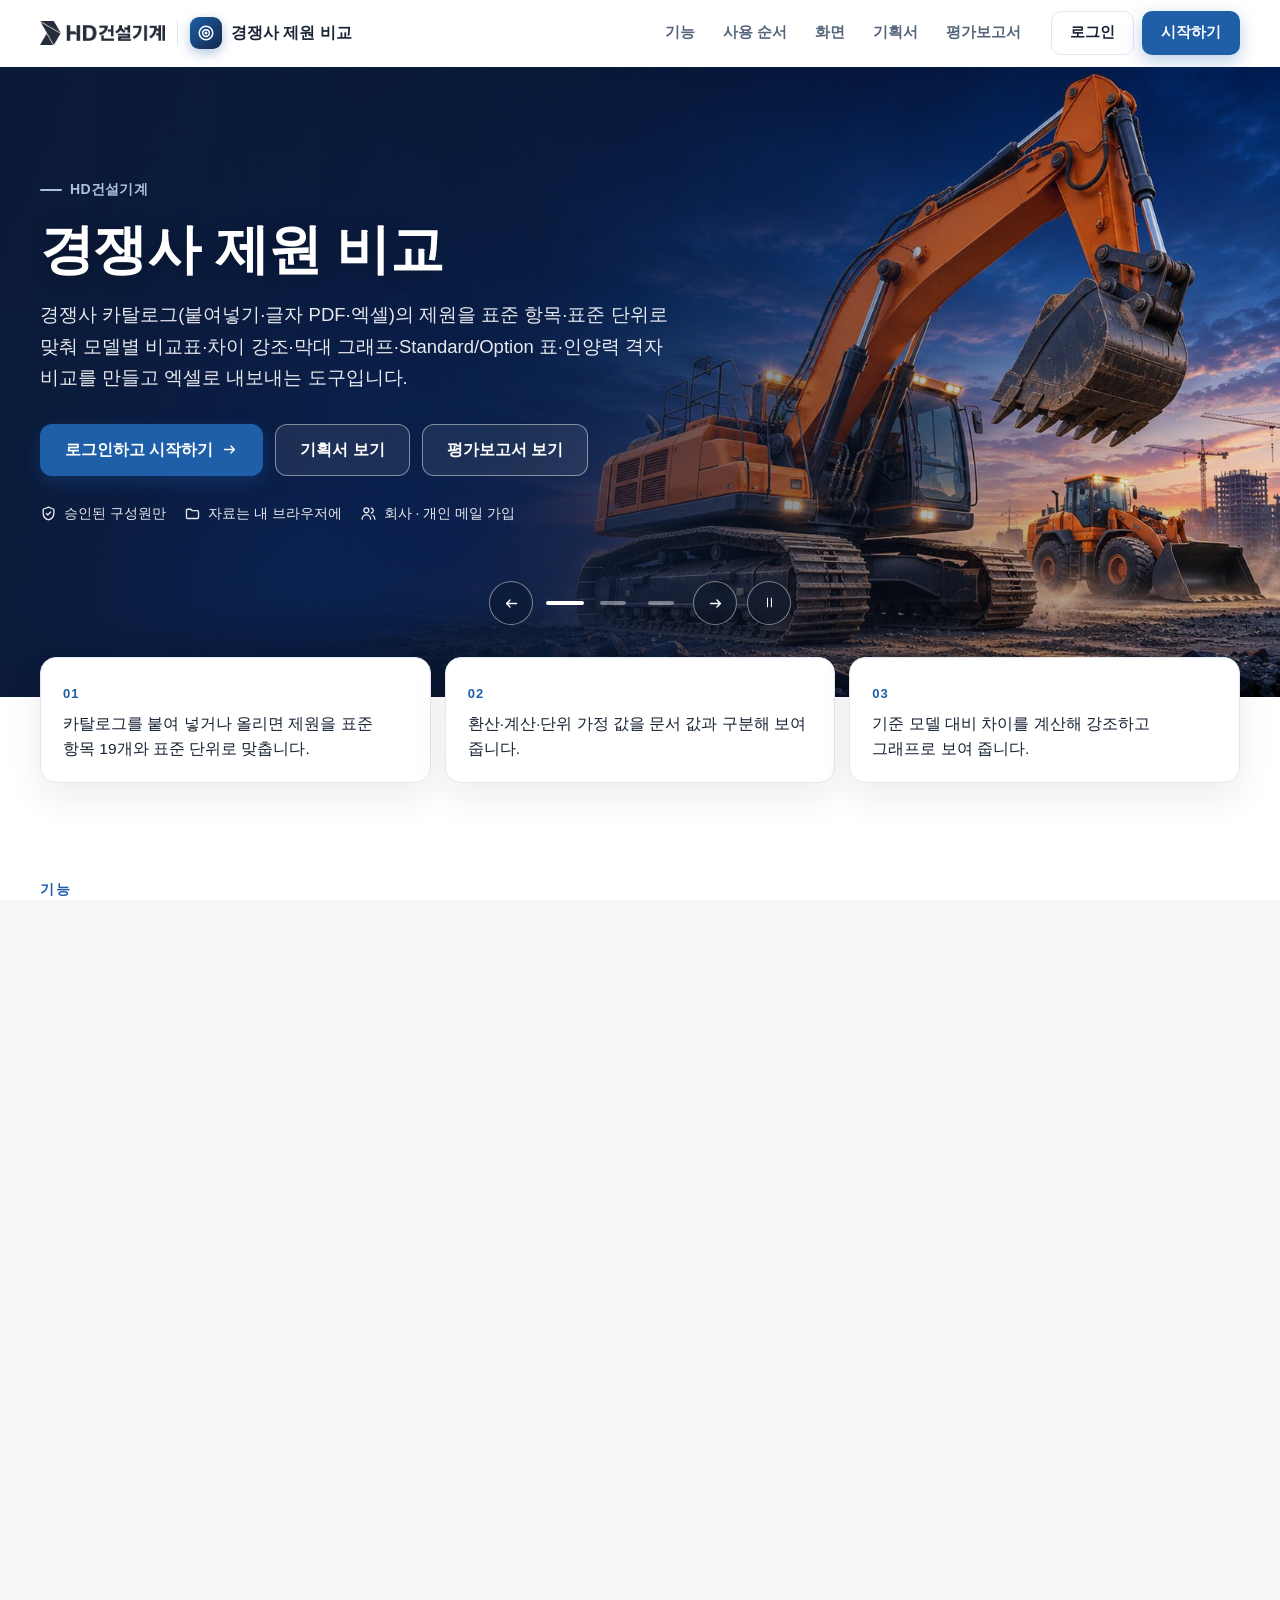
<file: index.html>
<!DOCTYPE html>
<html lang="ko">
<head>
<meta charset="UTF-8">
<meta name="viewport" content="width=device-width, initial-scale=1.0">
<title>경쟁사 제원 비교 — 카탈로그 제원 표준화·인양력 비교</title>
<!-- seo-kit: 검색 · 공유 미리보기(주소를 옮기면 이 묶음의 주소를 내 주소로) -->
<link rel="canonical" href="https://build-2611-03.jobability.co.kr/">
<meta name="robots" content="index,follow">
<meta property="og:type" content="website">
<meta property="og:site_name" content="HD건설기계">
<meta property="og:title" content="HD건설기계 · 경쟁사 제원 비교">
<meta property="og:description" content="경쟁사 카탈로그(붙여넣기·글자 PDF·엑셀)의 제원을 표준 항목·표준 단위로 맞춰 모델별 비교표·차이 강조·막대 그래프·Standard/Option 표·인양력 격자 비교를 만들고 엑셀로 내보내는 도구입니다.">
<meta property="og:url" content="https://build-2611-03.jobability.co.kr/">
<meta property="og:image" content="https://build-2611-03.jobability.co.kr/og-image.png?v=2">
<meta property="og:image:secure_url" content="https://build-2611-03.jobability.co.kr/og-image.png?v=2">
<meta property="og:image:type" content="image/png">
<meta property="og:image:width" content="1200">
<meta property="og:image:height" content="630">
<meta property="og:image:alt" content="경쟁사 제원 비교">
<meta property="og:locale" content="ko_KR">
<meta name="twitter:card" content="summary_large_image">
<meta name="twitter:title" content="HD건설기계 · 경쟁사 제원 비교">
<meta name="twitter:description" content="경쟁사 카탈로그(붙여넣기·글자 PDF·엑셀)의 제원을 표준 항목·표준 단위로 맞춰 모델별 비교표·차이 강조·막대 그래프·Standard/Option 표·인양력 격자 비교를 만들고 엑셀로 내보내는 도구입니다.">
<meta name="twitter:image" content="https://build-2611-03.jobability.co.kr/og-image.png?v=2">
<!-- /seo-kit -->
<meta name="description" content="경쟁사 카탈로그(붙여넣기·글자 PDF·엑셀)의 제원을 표준 항목·표준 단위로 맞춰 모델별 비교표·차이 강조·막대 그래프·Standard/Option 표·인양력 격자 비교를 만들고 엑셀로 내보내는 도구입니다.">
<link rel="icon" href="favicon.svg" type="image/svg+xml">
<link rel="stylesheet" href="css/style.css">
<link rel="stylesheet" href="css/app.css">
<!-- auth-kit: 로그인 전에는 도구 화면을 감춘다(js/auth.js 가 판정 뒤 푼다) -->
<script>document.documentElement.classList.add('auth-lock')</script>
<link rel="stylesheet" href="css/auth.css?v=2026-11-13.13">
<link rel="stylesheet" href="css/board.css?v=2026-11-13.13">
<link rel="stylesheet" href="css/kit-build.css?v=2026-11-13.13">
<!-- /auth-kit -->
</head>
<body>

<nav class="topnav" aria-label="주요 메뉴">
  <div class="topnav-inner">
    <a class="topnav-brand" href="index.html">경쟁사 제원 비교 <small>build-2611-03 · 기획 조민규</small></a>
    <ul class="topnav-links">
      <li><a href="#s-input">카탈로그</a></li>
      <li><a href="#s-compare">비교표</a></li>
      <li><a href="#s-lift">인양력</a></li>
      <li><a href="#s-ai">AI(선택)</a></li>
      <li><a href="guide.html">사용법</a></li>
      <li><a href="plan.html">기획서</a></li>
    </ul>
  </div>
</nav>

<header class="hero"><div class="wrap">
  <div class="eyebrow">생성형 AI 업무자동화 전문가과정 · 2차수 · 프로젝트 03</div>
  <h1>경쟁사 제원 비교</h1>
  <p>경쟁사 카탈로그를 붙여 넣거나 올리면 제원을 <b>표준 항목·표준 단위</b>로 맞춥니다.
     hp·lb·ft-in·kgf 같은 단위는 자동으로 환산하고, <b>모델별 비교표·차이 강조·막대 그래프</b>와
     <b>인양력 격자 비교</b>를 만들어 엑셀로 내보냅니다.</p>
</div></header>

<main><div class="wrap">

<section id="s-input" class="card">
  <h2 style="margin-top:0">1. 카탈로그 제원을 넣으세요</h2>
  <p class="sub">PDF(글자가 있는 PDF) · 엑셀(.xlsx) · 글(.txt)을 올리거나, 카탈로그의 제원표를 복사해 아래 칸에 붙여 넣습니다.
     한 줄에 「항목 값 단위」 하나씩이면 됩니다. 제조사마다 다른 항목 이름은 별칭 표로 맞춥니다.</p>
  <label class="drop" id="drop">
    <input type="file" id="file" accept=".pdf,.xlsx,.xls,.csv,.txt" multiple>
    <b>카탈로그 파일을 끌어다 놓거나 눌러서 고르세요</b>
    <span>파일은 서버로 올라가지 않습니다 · 브라우저 안에서만 읽습니다</span>
  </label>
  <div class="form">
    <label>모델 이름 <input type="text" id="m-name" placeholder="예: A사 AX-55"></label>
    <label class="wide">카탈로그 글 (붙여넣기)
      <textarea id="m-text" rows="8" placeholder="운전중량	5,450 kg&#10;엔진 정격출력	36.2 kW (48.5 hp)&#10;Bucket breakout force  9,050 lbf&#10;Overall length  18' 5&quot;"></textarea></label>
  </div>
  <div class="btnrow">
    <button class="btn primary" id="btn-read">이 글을 모델로 읽기</button>
    <button class="btn primary" id="btn-sample">예제로 해보기</button>
    <button class="btn" id="btn-template">빈 양식 내려받기</button>
  </div>
  <div id="in-status"></div>
  <div id="models" class="models"></div>
</section>

<section id="s-compare" class="card" hidden>
  <h2 style="margin-top:0">2. 제원 비교표</h2>
  <div class="ctrl">
    <label>기준 모델 <select id="base"></select></label>
    <label>보기 단위
      <select id="sys"><option value="si">SI (kW·kg·kN·mm)</option><option value="imp">영미 (hp·lb·lbf·ft-in)</option></select></label>
    <label>차이 강조 <input type="number" id="thr" value="5" min="0" step="1" style="width:70px"> % 이상</label>
  </div>
  <div class="legend">
    <span><span class="tag t-conv">환산</span> 다른 단위에서 바꾼 값</span>
    <span><span class="tag t-calc">계산</span> 문서 값으로 계산한 값</span>
    <span><span class="tag t-assume">단위 가정</span> 단위 표기가 없던 값</span>
    <span><span class="tag t-so">S</span> 표준 <span class="tag t-so">O</span> 옵션</span>
    <span><i class="sw adv"></i>기준보다 유리</span><span><i class="sw dis"></i>기준보다 불리</span><span><i class="sw diff"></i>차이(우열 없음)</span>
  </div>
  <div id="cmp-sum"></div>
  <div class="tablewrap" id="cmp"></div>
  <p class="sub" style="margin-top:8px">칸을 누르면 원문과 환산 과정이 아래에 나옵니다. 차이(%)는 기준 모델 대비입니다.</p>
  <div id="cell-why"></div>
  <h3>Standard / Option 사양</h3>
  <div class="tablewrap" id="feat"></div>
  <h3>항목별 막대 그래프</h3>
  <div class="ctrl"><label>항목 <select id="bar-field"></select></label></div>
  <div id="bars" class="chart"></div>
  <h3>기준 대비 차이(%)</h3>
  <div class="ctrl"><label>비교 모델 <select id="diff-model"></select></label></div>
  <div id="diffbars" class="chart"></div>
  <div class="btnrow">
    <button class="btn green" id="btn-export">엑셀로 내보내기</button>
  </div>
</section>

<section id="s-lift" class="card" hidden>
  <h2 style="margin-top:0">3. 인양력 비교 (높이 × 반경)</h2>
  <p class="sub">인양력 표를 붙여 넣습니다. 첫 줄은 반경, 첫 칸은 높이입니다. 「정면」「측면」 줄로 방향을 나누고, 별표(*)는 유압 한계로 읽습니다.
     하중 단위(kg·lb)와 길이 단위(m·ft)는 표기를 읽어 kg·mm 로 맞춥니다. 이미지로 된 표는 4번(AI)으로 초안을 만든 뒤 원본과 대조하세요.</p>
  <div class="form">
    <label>모델 <select id="l-model"></select></label>
    <label class="wide">인양력 표 (붙여넣기)
      <textarea id="l-text" rows="7" placeholder="단위: kg&#10;정면&#10;높이 \ 반경	3.0 m	4.0 m	5.0 m&#10;3.0 m	1,180*	910*	720"></textarea></label>
  </div>
  <div class="btnrow"><button class="btn primary" id="btn-lift">이 표를 인양력으로 읽기</button></div>
  <div id="lift-status"></div>
  <div class="ctrl" style="margin-top:14px">
    <label>A <select id="la"></select></label>
    <label>B <select id="lb"></select></label>
    <label>방향 <select id="ldir"><option value="front">정면</option><option value="side">측면(360°)</option><option value="any">방향 미지정</option></select></label>
    <label>같은 점 허용 오차 <input type="number" id="ltol" value="100" min="0" step="10" style="width:80px"> mm</label>
  </div>
  <div id="lift-out"></div>
</section>

<section id="s-ai" class="card">
  <h2 style="margin-top:0">4. 이미지 표 추출 (선택 · AI)</h2>
  <p class="sub">이미지로 된 제원표·인양력 표를 글로 옮기는 <b>초안</b>만 만듭니다. 키가 없어도 1~3번은 모두 동작합니다.
     결과는 「AI 초안 — 검토 필요」로 표시되며, 반드시 원본 이미지와 대조한 뒤 읽기 버튼을 누르세요.</p>
  <div class="form">
    <label>제공자
      <select id="ai-prov"><option value="openai">OpenAI (gpt-4o-mini)</option><option value="anthropic">Anthropic (claude-haiku-5-5)</option></select></label>
    <label>API 키 <input type="password" id="ai-key" placeholder="키는 이 브라우저에만 저장됩니다" autocomplete="off"></label>
    <label>추출할 표
      <select id="ai-target"><option value="spec">제원표 → 1번 칸</option><option value="lift">인양력 표 → 3번 칸</option></select></label>
    <label>표 이미지 <input type="file" id="ai-img" accept="image/png,image/jpeg,image/webp"></label>
  </div>
  <div class="btnrow">
    <button class="btn" id="ai-save">키 저장</button>
    <button class="btn" id="ai-forget">키 지우기</button>
    <button class="btn primary" id="ai-run">이미지에서 초안 만들기</button>
  </div>
  <p class="sub">키는 이 브라우저(localStorage)에만 저장되고, 요청은 이 브라우저에서 고른 제공자로 바로 갑니다. 사내 자료를 외부 AI 로 보내기 전에 반출 규정을 확인하세요.</p>
  <div id="ai-status"></div>
</section>

<section id="s-conv" class="card">
  <h2 style="margin-top:0">단위 환산기</h2>
  <div class="form">
    <label>종류 <select id="cv-dim"></select></label>
    <label>값 <input type="number" id="cv-v" value="100" step="any"></label>
    <label>단위 <select id="cv-from"></select></label>
    <label>바꿀 단위 <select id="cv-to"></select></label>
  </div>
  <div id="cv-out" class="ok"></div>
</section>

</div></main>

<footer><div class="wrap">
  생성형 AI 업무자동화 전문가과정 2차수 · 프로젝트 03 · 기획 조민규 ·
  예제 데이터(A사·B사·C사)는 실제 제조사·실제 제원이 아닙니다.
</div></footer>

<script src="lib/xlsx.full.min.js"></script>
<script src="js/spec.js"></script>
<script src="js/app.js"></script>
<!-- auth-kit: 로그인 · 사용 신청 · 승인 · 게시판(키트 정본 data10-00/kit/auth, 적용 build-2611-00/tools/kit) -->
<script src="vendor/supabase.js?v=2026-11-13.13"></script>
<script src="js/auth-config.js?v=2026-11-13.13"></script>
<script src="js/kit-build.js?v=2026-11-13.13"></script>
<script src="js/board.js?v=2026-11-13.13"></script>
<script src="js/auth.js?v=2026-11-13.13"></script>
<!-- /auth-kit -->
</body>
</html>
</file>
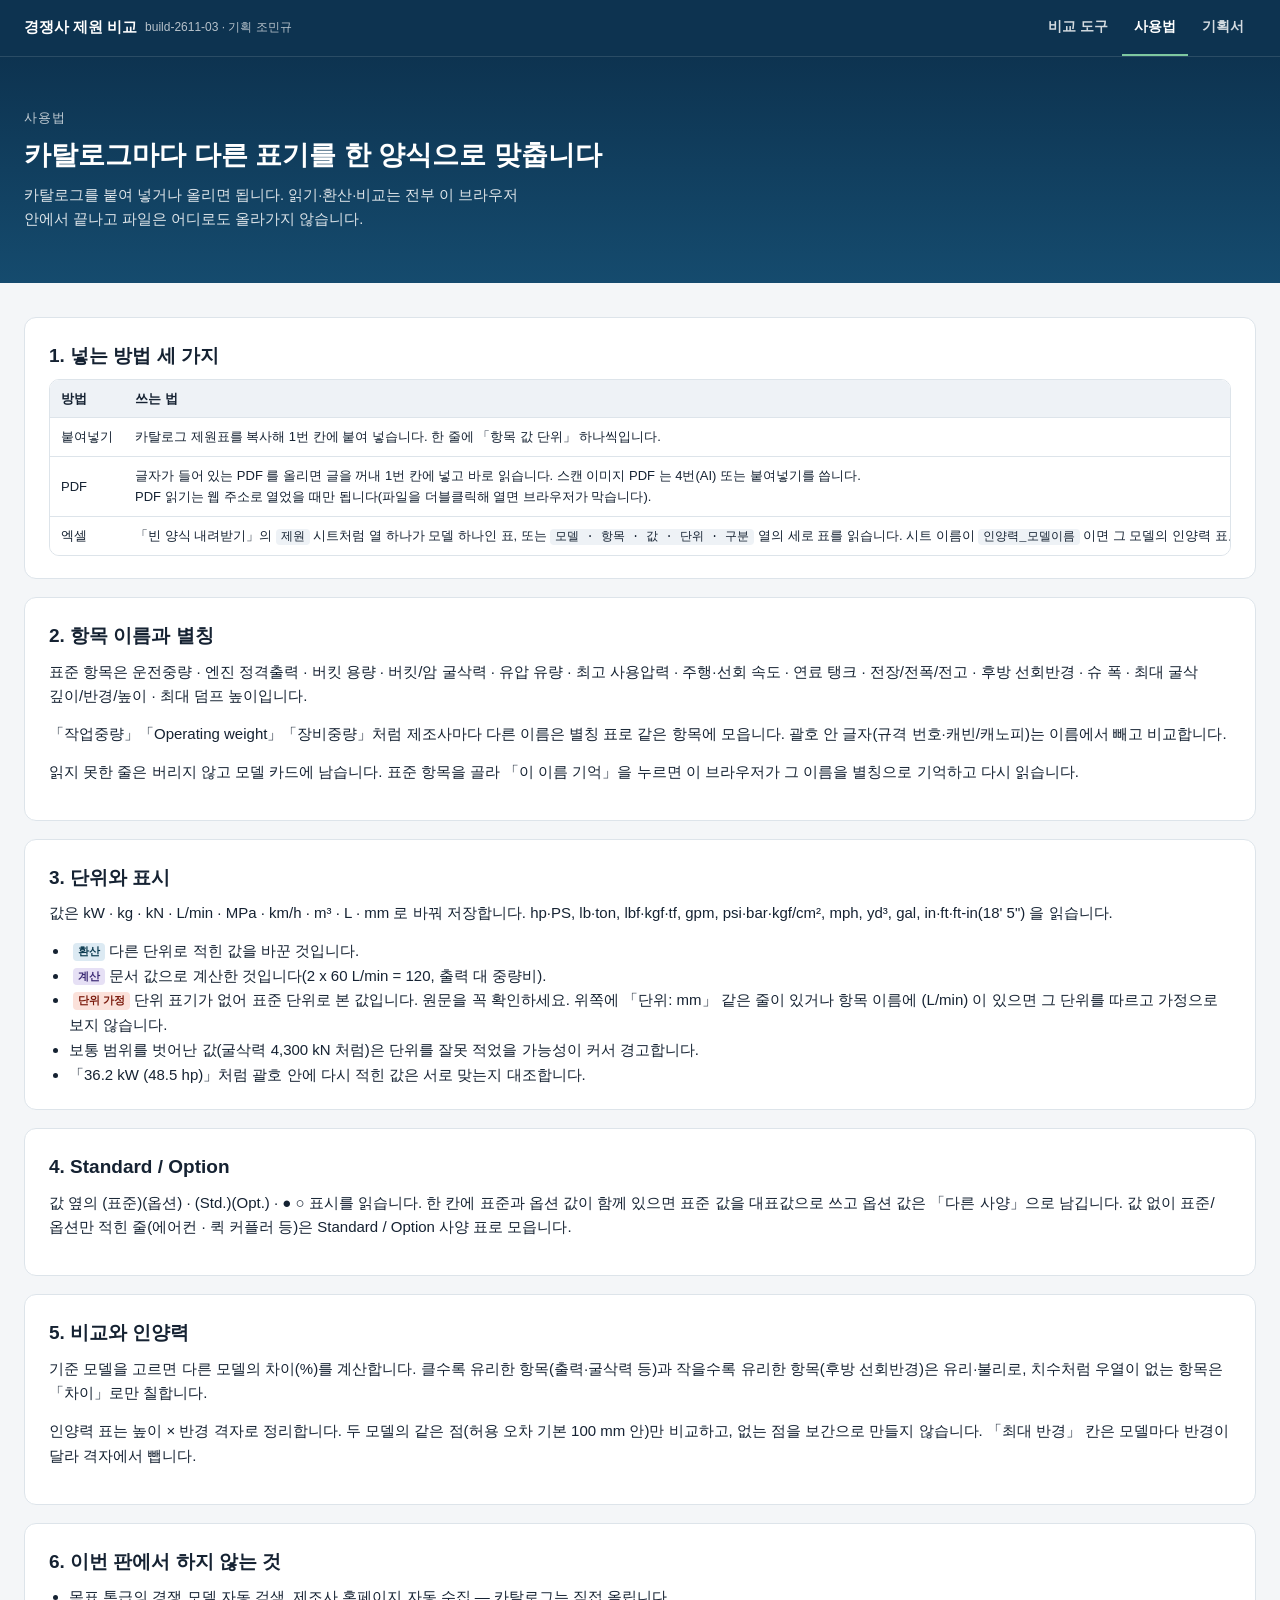
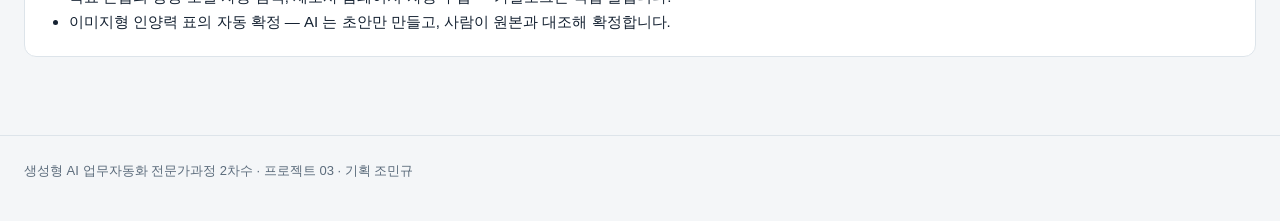
<file: guide.html>
<!DOCTYPE html>
<html lang="ko">
<head>
<meta charset="UTF-8">
<meta name="viewport" content="width=device-width, initial-scale=1.0">
<title>사용법 — 경쟁사 제원 비교</title>
<!-- seo-kit: 검색 · 공유 미리보기(주소를 옮기면 이 묶음의 주소를 내 주소로) -->
<link rel="canonical" href="https://build-2611-03.jobability.co.kr/guide.html">
<meta name="robots" content="index,follow">
<meta property="og:type" content="website">
<meta property="og:site_name" content="HD건설기계">
<meta property="og:title" content="사용법 — 경쟁사 제원 비교">
<meta property="og:description" content="경쟁사 카탈로그(붙여넣기·글자 PDF·엑셀)의 제원을 표준 항목·표준 단위로 맞춰 모델별 비교표·차이 강조·막대 그래프·Standard/Option 표·인양력 격자 비교를 만들고 엑셀로 내보내는 도구입니다.">
<meta property="og:url" content="https://build-2611-03.jobability.co.kr/guide.html">
<meta property="og:image" content="https://build-2611-03.jobability.co.kr/og-image.png?v=2">
<meta property="og:image:secure_url" content="https://build-2611-03.jobability.co.kr/og-image.png?v=2">
<meta property="og:image:type" content="image/png">
<meta property="og:image:width" content="1200">
<meta property="og:image:height" content="630">
<meta property="og:image:alt" content="경쟁사 제원 비교">
<meta property="og:locale" content="ko_KR">
<meta name="twitter:card" content="summary_large_image">
<meta name="twitter:title" content="사용법 — 경쟁사 제원 비교">
<meta name="twitter:description" content="경쟁사 카탈로그(붙여넣기·글자 PDF·엑셀)의 제원을 표준 항목·표준 단위로 맞춰 모델별 비교표·차이 강조·막대 그래프·Standard/Option 표·인양력 격자 비교를 만들고 엑셀로 내보내는 도구입니다.">
<meta name="twitter:image" content="https://build-2611-03.jobability.co.kr/og-image.png?v=2">
<!-- /seo-kit -->
<link rel="icon" href="favicon.svg" type="image/svg+xml">
<link rel="stylesheet" href="css/style.css">
<link rel="stylesheet" href="css/app.css">
</head>
<body>
<nav class="topnav" aria-label="주요 메뉴">
  <div class="topnav-inner">
    <a class="topnav-brand" href="index.html">경쟁사 제원 비교 <small>build-2611-03 · 기획 조민규</small></a>
    <ul class="topnav-links">
      <li><a href="index.html">비교 도구</a></li>
      <li><a href="guide.html" class="active" aria-current="page">사용법</a></li>
      <li><a href="plan.html">기획서</a></li>
    </ul>
  </div>
</nav>
<header class="hero"><div class="wrap">
  <div class="eyebrow">사용법</div>
  <h1>카탈로그마다 다른 표기를 한 양식으로 맞춥니다</h1>
  <p>카탈로그를 붙여 넣거나 올리면 됩니다. 읽기·환산·비교는 전부 이 브라우저 안에서 끝나고 파일은 어디로도 올라가지 않습니다.</p>
</div></header>
<main><div class="wrap">
<div class="card">
  <h2 style="margin-top:0">1. 넣는 방법 세 가지</h2>
  <div class="tablewrap"><table>
    <thead><tr><th>방법</th><th>쓰는 법</th></tr></thead>
    <tbody>
      <tr><td>붙여넣기</td><td>카탈로그 제원표를 복사해 1번 칸에 붙여 넣습니다. 한 줄에 「항목 값 단위」 하나씩입니다.</td></tr>
      <tr><td>PDF</td><td>글자가 들어 있는 PDF 를 올리면 글을 꺼내 1번 칸에 넣고 바로 읽습니다. 스캔 이미지 PDF 는 4번(AI) 또는 붙여넣기를 씁니다.<br>PDF 읽기는 웹 주소로 열었을 때만 됩니다(파일을 더블클릭해 열면 브라우저가 막습니다).</td></tr>
      <tr><td>엑셀</td><td>「빈 양식 내려받기」의 <code>제원</code> 시트처럼 열 하나가 모델 하나인 표, 또는 <code>모델 · 항목 · 값 · 단위 · 구분</code> 열의 세로 표를 읽습니다.
        시트 이름이 <code>인양력_모델이름</code> 이면 그 모델의 인양력 표로 읽습니다.</td></tr>
    </tbody>
  </table></div>
</div>
<div class="card">
  <h2 style="margin-top:0">2. 항목 이름과 별칭</h2>
  <p>표준 항목은 운전중량 · 엔진 정격출력 · 버킷 용량 · 버킷/암 굴삭력 · 유압 유량 · 최고 사용압력 · 주행·선회 속도 · 연료 탱크 · 전장/전폭/전고 · 후방 선회반경 · 슈 폭 · 최대 굴삭 깊이/반경/높이 · 최대 덤프 높이입니다.</p>
  <p>「작업중량」「Operating weight」「장비중량」처럼 제조사마다 다른 이름은 별칭 표로 같은 항목에 모읍니다.
  괄호 안 글자(규격 번호·캐빈/캐노피)는 이름에서 빼고 비교합니다.</p>
  <p>읽지 못한 줄은 버리지 않고 모델 카드에 남습니다. 표준 항목을 골라 「이 이름 기억」을 누르면 이 브라우저가 그 이름을 별칭으로 기억하고 다시 읽습니다.</p>
</div>
<div class="card">
  <h2 style="margin-top:0">3. 단위와 표시</h2>
  <p>값은 kW · kg · kN · L/min · MPa · km/h · m³ · L · mm 로 바꿔 저장합니다. hp·PS, lb·ton, lbf·kgf·tf, gpm, psi·bar·kgf/cm², mph, yd³, gal, in·ft·ft-in(18' 5") 을 읽습니다.</p>
  <ul style="margin-left:20px">
    <li><span class="tag t-conv">환산</span> 다른 단위로 적힌 값을 바꾼 것입니다.</li>
    <li><span class="tag t-calc">계산</span> 문서 값으로 계산한 것입니다(2 x 60 L/min = 120, 출력 대 중량비).</li>
    <li><span class="tag t-assume">단위 가정</span> 단위 표기가 없어 표준 단위로 본 값입니다. 원문을 꼭 확인하세요.
      위쪽에 「단위: mm」 같은 줄이 있거나 항목 이름에 (L/min) 이 있으면 그 단위를 따르고 가정으로 보지 않습니다.</li>
    <li>보통 범위를 벗어난 값(굴삭력 4,300 kN 처럼)은 단위를 잘못 적었을 가능성이 커서 경고합니다.</li>
    <li>「36.2 kW (48.5 hp)」처럼 괄호 안에 다시 적힌 값은 서로 맞는지 대조합니다.</li>
  </ul>
</div>
<div class="card">
  <h2 style="margin-top:0">4. Standard / Option</h2>
  <p>값 옆의 (표준)(옵션) · (Std.)(Opt.) · ● ○ 표시를 읽습니다. 한 칸에 표준과 옵션 값이 함께 있으면 표준 값을 대표값으로 쓰고 옵션 값은 「다른 사양」으로 남깁니다.
  값 없이 표준/옵션만 적힌 줄(에어컨 · 퀵 커플러 등)은 Standard / Option 사양 표로 모읍니다.</p>
</div>
<div class="card">
  <h2 style="margin-top:0">5. 비교와 인양력</h2>
  <p>기준 모델을 고르면 다른 모델의 차이(%)를 계산합니다. 클수록 유리한 항목(출력·굴삭력 등)과 작을수록 유리한 항목(후방 선회반경)은 유리·불리로, 치수처럼 우열이 없는 항목은 「차이」로만 칠합니다.</p>
  <p>인양력 표는 높이 × 반경 격자로 정리합니다. 두 모델의 같은 점(허용 오차 기본 100 mm 안)만 비교하고, 없는 점을 보간으로 만들지 않습니다. 「최대 반경」 칸은 모델마다 반경이 달라 격자에서 뺍니다.</p>
</div>
<div class="card">
  <h2 style="margin-top:0">6. 이번 판에서 하지 않는 것</h2>
  <ul style="margin-left:20px">
    <li>목표 톤급의 경쟁 모델 자동 검색, 제조사 홈페이지 자동 수집 — 카탈로그는 직접 올립니다.</li>
    <li>이미지형 인양력 표의 자동 확정 — AI 는 초안만 만들고, 사람이 원본과 대조해 확정합니다.</li>
  </ul>
</div>
</div></main>
<footer><div class="wrap">생성형 AI 업무자동화 전문가과정 2차수 · 프로젝트 03 · 기획 조민규</div></footer>
</body>
</html>
</file>
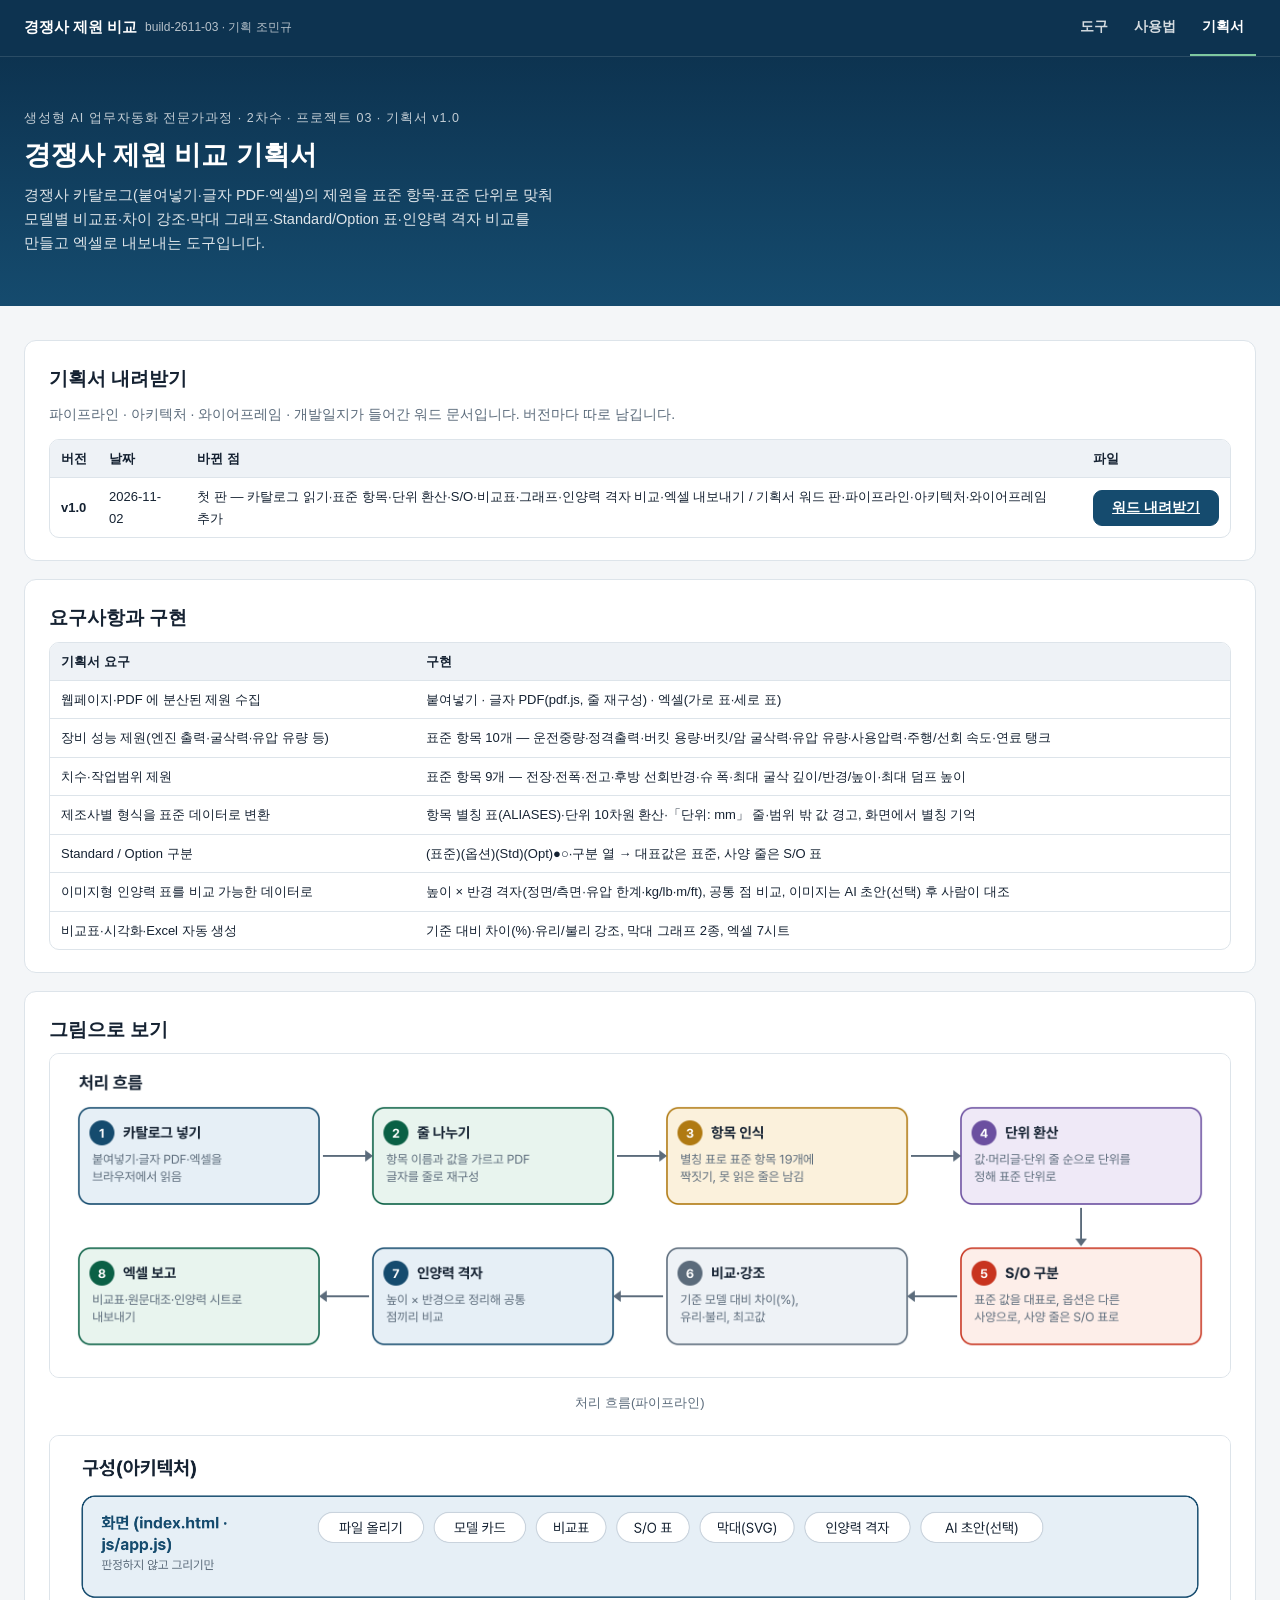
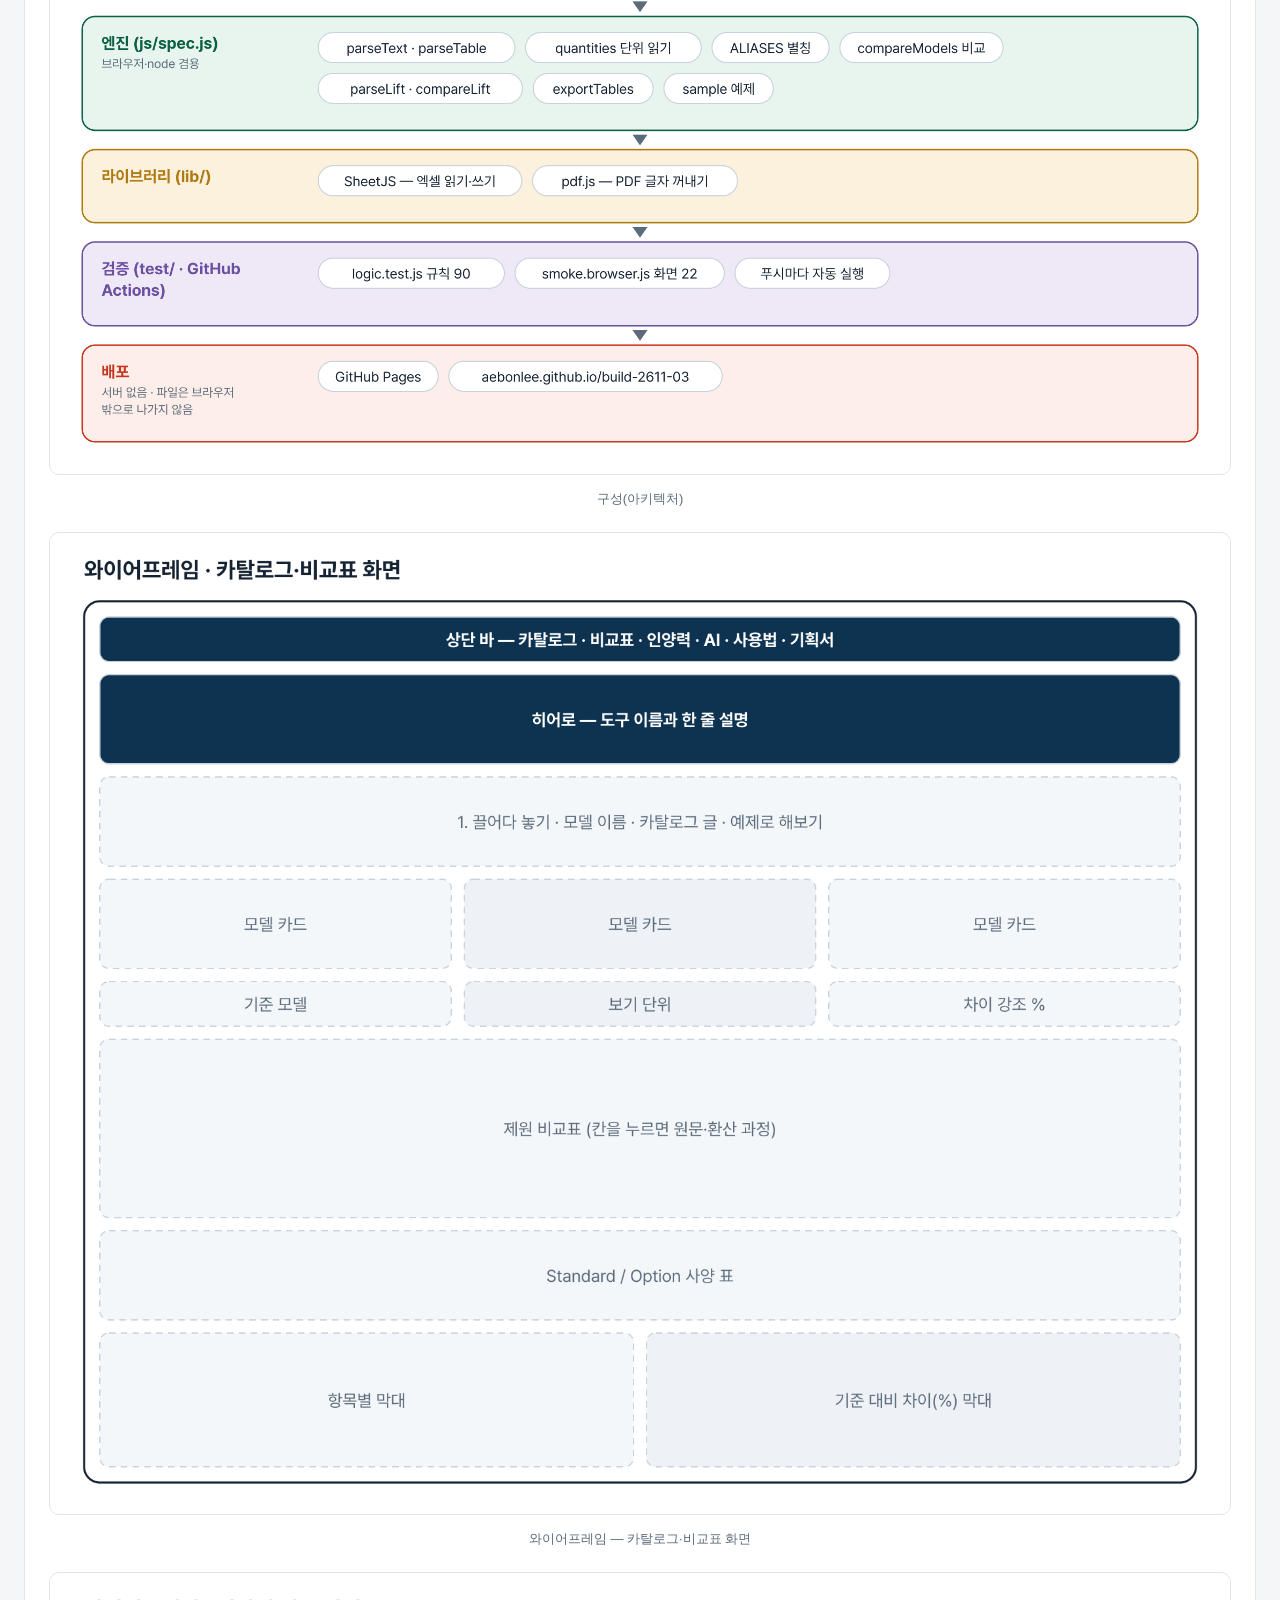
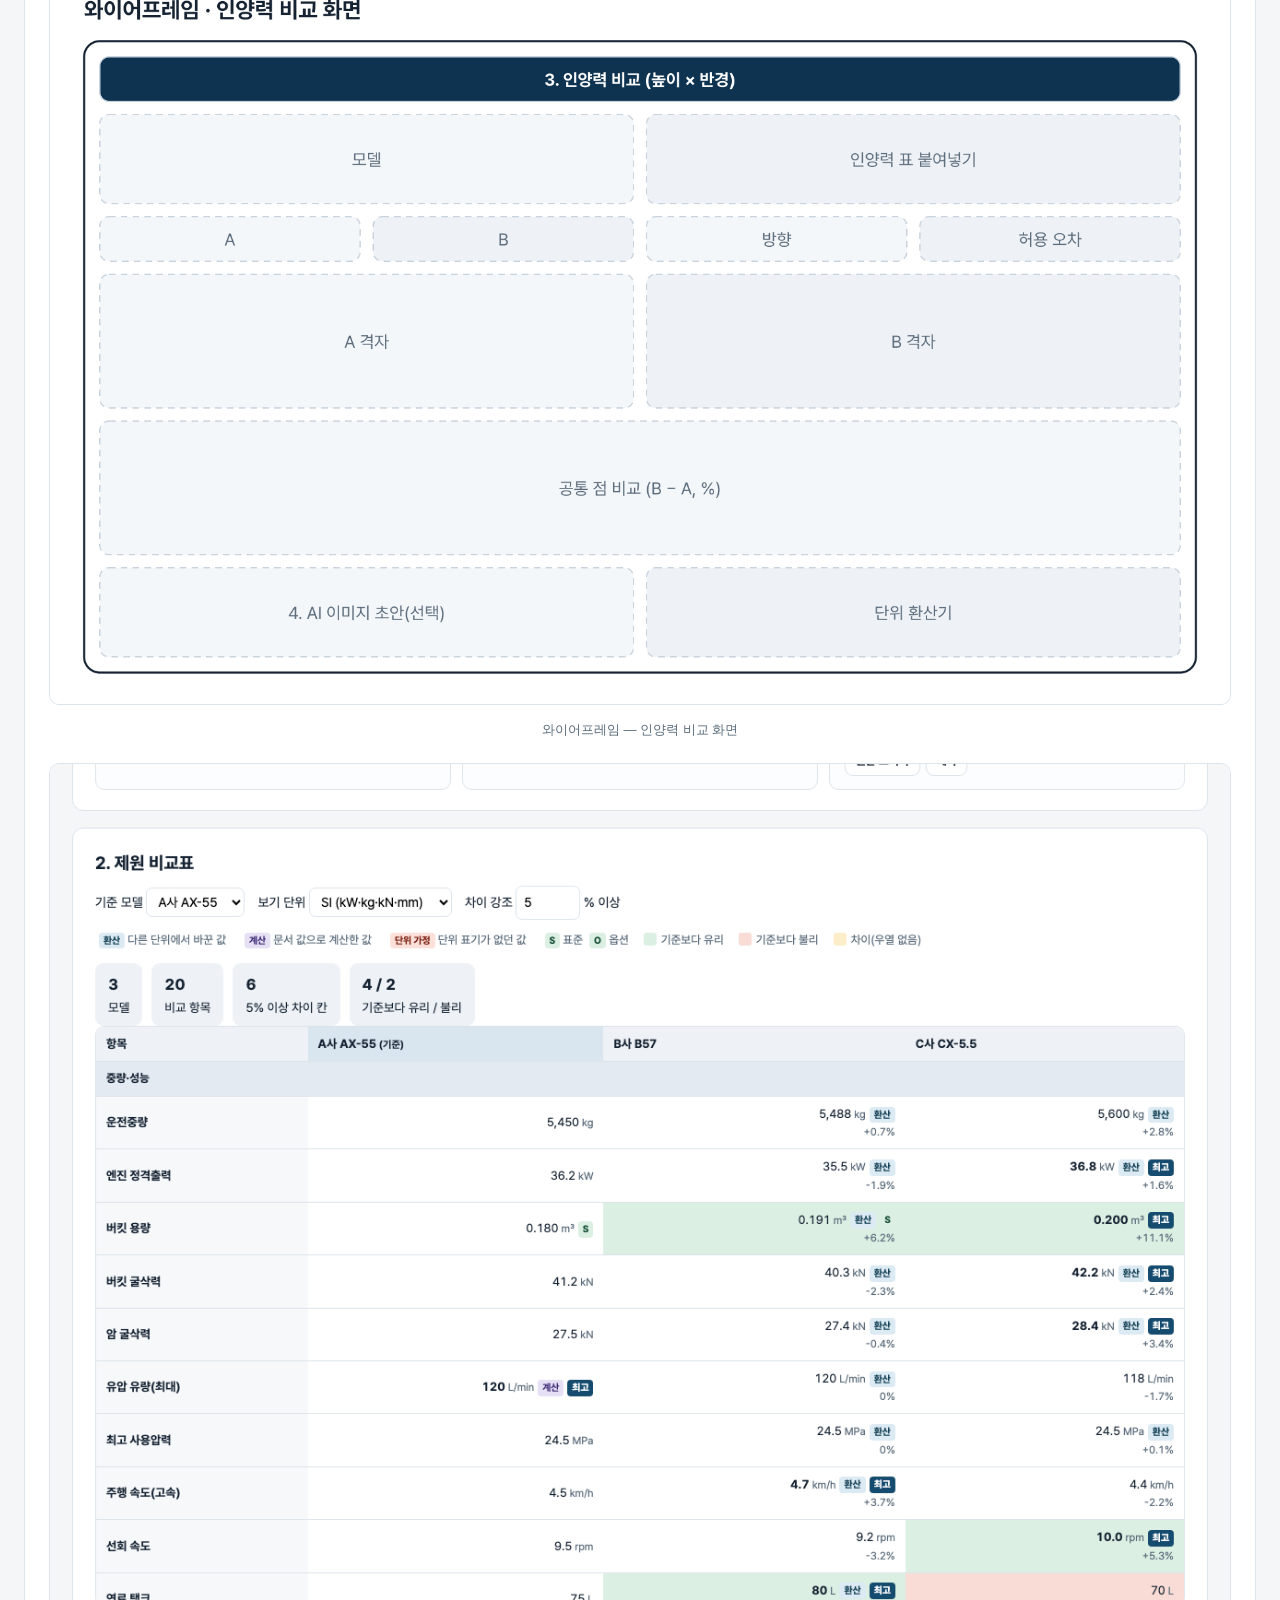
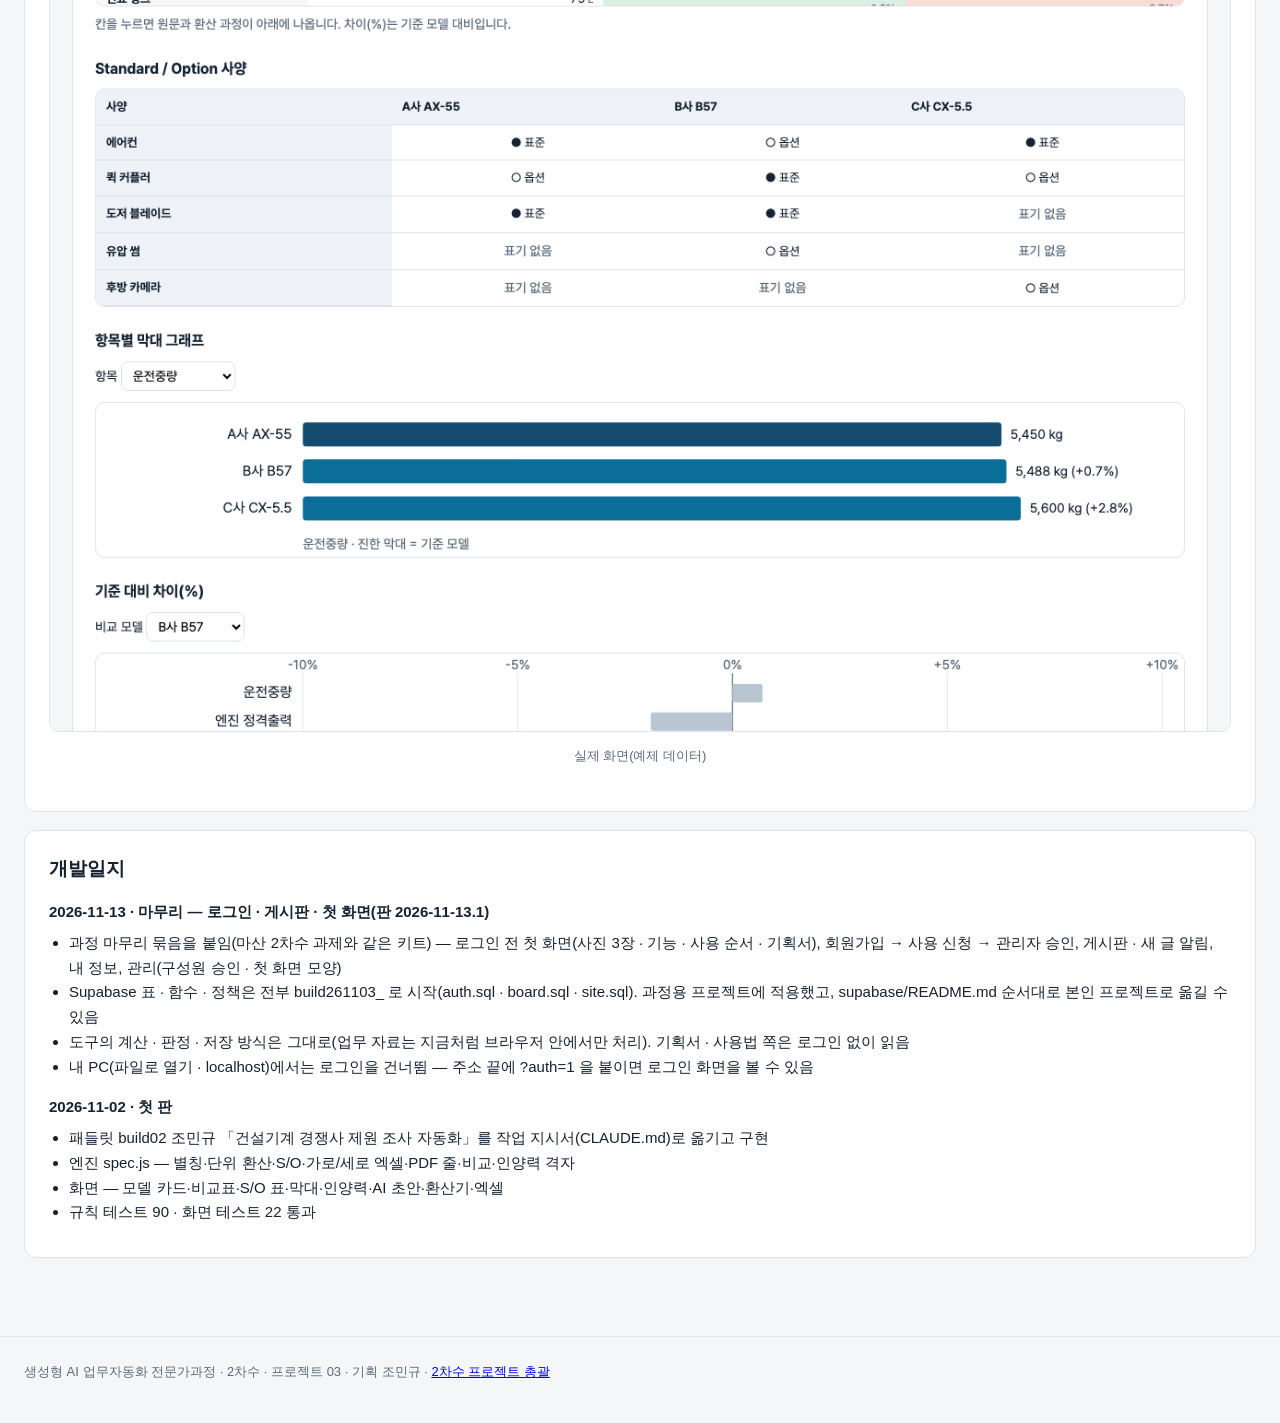
<file: plan.html>
<!DOCTYPE html>
<html lang="ko">
<head>
<meta charset="UTF-8">
<meta name="viewport" content="width=device-width, initial-scale=1.0">
<title>기획서 — 경쟁사 제원 비교</title>
<!-- seo-kit: 검색 · 공유 미리보기(주소를 옮기면 이 묶음의 주소를 내 주소로) -->
<link rel="canonical" href="https://build-2611-03.jobability.co.kr/plan.html">
<meta name="robots" content="index,follow">
<meta property="og:type" content="website">
<meta property="og:site_name" content="HD건설기계">
<meta property="og:title" content="기획서 — 경쟁사 제원 비교">
<meta property="og:description" content="경쟁사 카탈로그(붙여넣기·글자 PDF·엑셀)의 제원을 표준 항목·표준 단위로 맞춰 모델별 비교표·차이 강조·막대 그래프·Standard/Option 표·인양력 격자 비교를 만들고 엑셀로 내보내는 도구입니다.">
<meta property="og:url" content="https://build-2611-03.jobability.co.kr/plan.html">
<meta property="og:image" content="https://build-2611-03.jobability.co.kr/og-image.png?v=2">
<meta property="og:image:secure_url" content="https://build-2611-03.jobability.co.kr/og-image.png?v=2">
<meta property="og:image:type" content="image/png">
<meta property="og:image:width" content="1200">
<meta property="og:image:height" content="630">
<meta property="og:image:alt" content="경쟁사 제원 비교">
<meta property="og:locale" content="ko_KR">
<meta name="twitter:card" content="summary_large_image">
<meta name="twitter:title" content="기획서 — 경쟁사 제원 비교">
<meta name="twitter:description" content="경쟁사 카탈로그(붙여넣기·글자 PDF·엑셀)의 제원을 표준 항목·표준 단위로 맞춰 모델별 비교표·차이 강조·막대 그래프·Standard/Option 표·인양력 격자 비교를 만들고 엑셀로 내보내는 도구입니다.">
<meta name="twitter:image" content="https://build-2611-03.jobability.co.kr/og-image.png?v=2">
<!-- /seo-kit -->
<link rel="icon" href="favicon.svg" type="image/svg+xml">
<link rel="stylesheet" href="css/style.css">
<style>
.plan-figs figure{margin:0 0 22px;} .plan-figs img{width:100%;height:auto;border:1px solid var(--line);border-radius:10px;background:#fff;}
.plan-figs figcaption{font-size:13px;color:var(--sub);text-align:center;margin-top:6px;}
.plan td{white-space:normal;} .plan td .btn{min-height:36px;white-space:nowrap;}
h3{font-size:15px;margin:16px 0 6px;} main ul{margin:0 0 10px 20px;}
</style>
</head>
<body>
<nav class="topnav" aria-label="주요 메뉴">
  <div class="topnav-inner">
    <a class="topnav-brand" href="index.html">경쟁사 제원 비교 <small>build-2611-03 · 기획 조민규</small></a>
    <ul class="topnav-links">
      <li><a href="index.html">도구</a></li>
      <li><a href="guide.html">사용법</a></li>
      <li><a href="plan.html" class="active" aria-current="page">기획서</a></li>
    </ul>
  </div>
</nav>
<header class="hero"><div class="wrap">
  <div class="eyebrow">생성형 AI 업무자동화 전문가과정 · 2차수 · 프로젝트 03 · 기획서 v1.0</div>
  <h1>경쟁사 제원 비교 기획서</h1>
  <p>경쟁사 카탈로그(붙여넣기·글자 PDF·엑셀)의 제원을 표준 항목·표준 단위로 맞춰 모델별 비교표·차이 강조·막대 그래프·Standard/Option 표·인양력 격자 비교를 만들고 엑셀로 내보내는 도구입니다.</p>
</div></header>
<main><div class="wrap">
<div class="card">
  <h2 style="margin-top:0">기획서 내려받기</h2>
  <p class="sub">파이프라인 · 아키텍처 · 와이어프레임 · 개발일지가 들어간 워드 문서입니다. 버전마다 따로 남깁니다.</p>
  <div class="tablewrap plan"><table><thead><tr><th>버전</th><th>날짜</th><th>바뀐 점</th><th>파일</th></tr></thead><tbody><tr><td><b>v1.0</b></td><td>2026-11-02</td><td>첫 판 — 카탈로그 읽기·표준 항목·단위 환산·S/O·비교표·그래프·인양력 격자 비교·엑셀 내보내기 / 기획서 워드 판·파이프라인·아키텍처·와이어프레임 추가</td><td><a class="btn primary" href="docs/기획서/build-2611-03_조민규_경쟁사제원비교_기획서_v1.0.docx" download>워드 내려받기</a></td></tr></tbody></table></div>
</div>
<div class="card plan">
  <h2 style="margin-top:0">요구사항과 구현</h2>
  <div class="tablewrap"><table><thead><tr><th>기획서 요구</th><th>구현</th></tr></thead><tbody><tr><td>웹페이지·PDF 에 분산된 제원 수집</td><td>붙여넣기 · 글자 PDF(pdf.js, 줄 재구성) · 엑셀(가로 표·세로 표)</td></tr><tr><td>장비 성능 제원(엔진 출력·굴삭력·유압 유량 등)</td><td>표준 항목 10개 — 운전중량·정격출력·버킷 용량·버킷/암 굴삭력·유압 유량·사용압력·주행/선회 속도·연료 탱크</td></tr><tr><td>치수·작업범위 제원</td><td>표준 항목 9개 — 전장·전폭·전고·후방 선회반경·슈 폭·최대 굴삭 깊이/반경/높이·최대 덤프 높이</td></tr><tr><td>제조사별 형식을 표준 데이터로 변환</td><td>항목 별칭 표(ALIASES)·단위 10차원 환산·「단위: mm」 줄·범위 밖 값 경고, 화면에서 별칭 기억</td></tr><tr><td>Standard / Option 구분</td><td>(표준)(옵션)(Std)(Opt)●○·구분 열 → 대표값은 표준, 사양 줄은 S/O 표</td></tr><tr><td>이미지형 인양력 표를 비교 가능한 데이터로</td><td>높이 × 반경 격자(정면/측면·유압 한계·kg/lb·m/ft), 공통 점 비교, 이미지는 AI 초안(선택) 후 사람이 대조</td></tr><tr><td>비교표·시각화·Excel 자동 생성</td><td>기준 대비 차이(%)·유리/불리 강조, 막대 그래프 2종, 엑셀 7시트</td></tr></tbody></table></div>
</div>
<div class="card plan-figs"><h2 style="margin-top:0">그림으로 보기</h2><figure><img src="docs/img/pipeline.png" alt="처리 흐름(파이프라인)" loading="lazy"><figcaption>처리 흐름(파이프라인)</figcaption></figure><figure><img src="docs/img/architecture.png" alt="구성(아키텍처)" loading="lazy"><figcaption>구성(아키텍처)</figcaption></figure><figure><img src="docs/img/wireframe-1.png" alt="와이어프레임 — 카탈로그·비교표 화면" loading="lazy"><figcaption>와이어프레임 — 카탈로그·비교표 화면</figcaption></figure><figure><img src="docs/img/wireframe-2.png" alt="와이어프레임 — 인양력 비교 화면" loading="lazy"><figcaption>와이어프레임 — 인양력 비교 화면</figcaption></figure><figure><img src="docs/img/screen.png" alt="실제 화면(예제 데이터)" loading="lazy"><figcaption>실제 화면(예제 데이터)</figcaption></figure></div>
<div class="card"><h2 style="margin-top:0">개발일지</h2><h3>2026-11-13 · 마무리 — 로그인 · 게시판 · 첫 화면(판 2026-11-13.1)</h3><ul><li>과정 마무리 묶음을 붙임(마산 2차수 과제와 같은 키트) — 로그인 전 첫 화면(사진 3장 · 기능 · 사용 순서 · 기획서), 회원가입 → 사용 신청 → 관리자 승인, 게시판 · 새 글 알림, 내 정보, 관리(구성원 승인 · 첫 화면 모양)</li><li>Supabase 표 · 함수 · 정책은 전부 build261103_ 로 시작(auth.sql · board.sql · site.sql). 과정용 프로젝트에 적용했고, supabase/README.md 순서대로 본인 프로젝트로 옮길 수 있음</li><li>도구의 계산 · 판정 · 저장 방식은 그대로(업무 자료는 지금처럼 브라우저 안에서만 처리). 기획서 · 사용법 쪽은 로그인 없이 읽음</li><li>내 PC(파일로 열기 · localhost)에서는 로그인을 건너뜀 — 주소 끝에 ?auth=1 을 붙이면 로그인 화면을 볼 수 있음</li></ul><h3>2026-11-02 · 첫 판</h3><ul><li>패들릿 build02 조민규 「건설기계 경쟁사 제원 조사 자동화」를 작업 지시서(CLAUDE.md)로 옮기고 구현</li><li>엔진 spec.js — 별칭·단위 환산·S/O·가로/세로 엑셀·PDF 줄·비교·인양력 격자</li><li>화면 — 모델 카드·비교표·S/O 표·막대·인양력·AI 초안·환산기·엑셀</li><li>규칙 테스트 90 · 화면 테스트 22 통과</li></ul></div>
</div></main>
<footer><div class="wrap">생성형 AI 업무자동화 전문가과정 · 2차수 · 프로젝트 03 · 기획 조민규 · <a href="https://build-2611-00.jobability.co.kr/">2차수 프로젝트 총괄</a></div></footer>
</body>
</html>
</file>
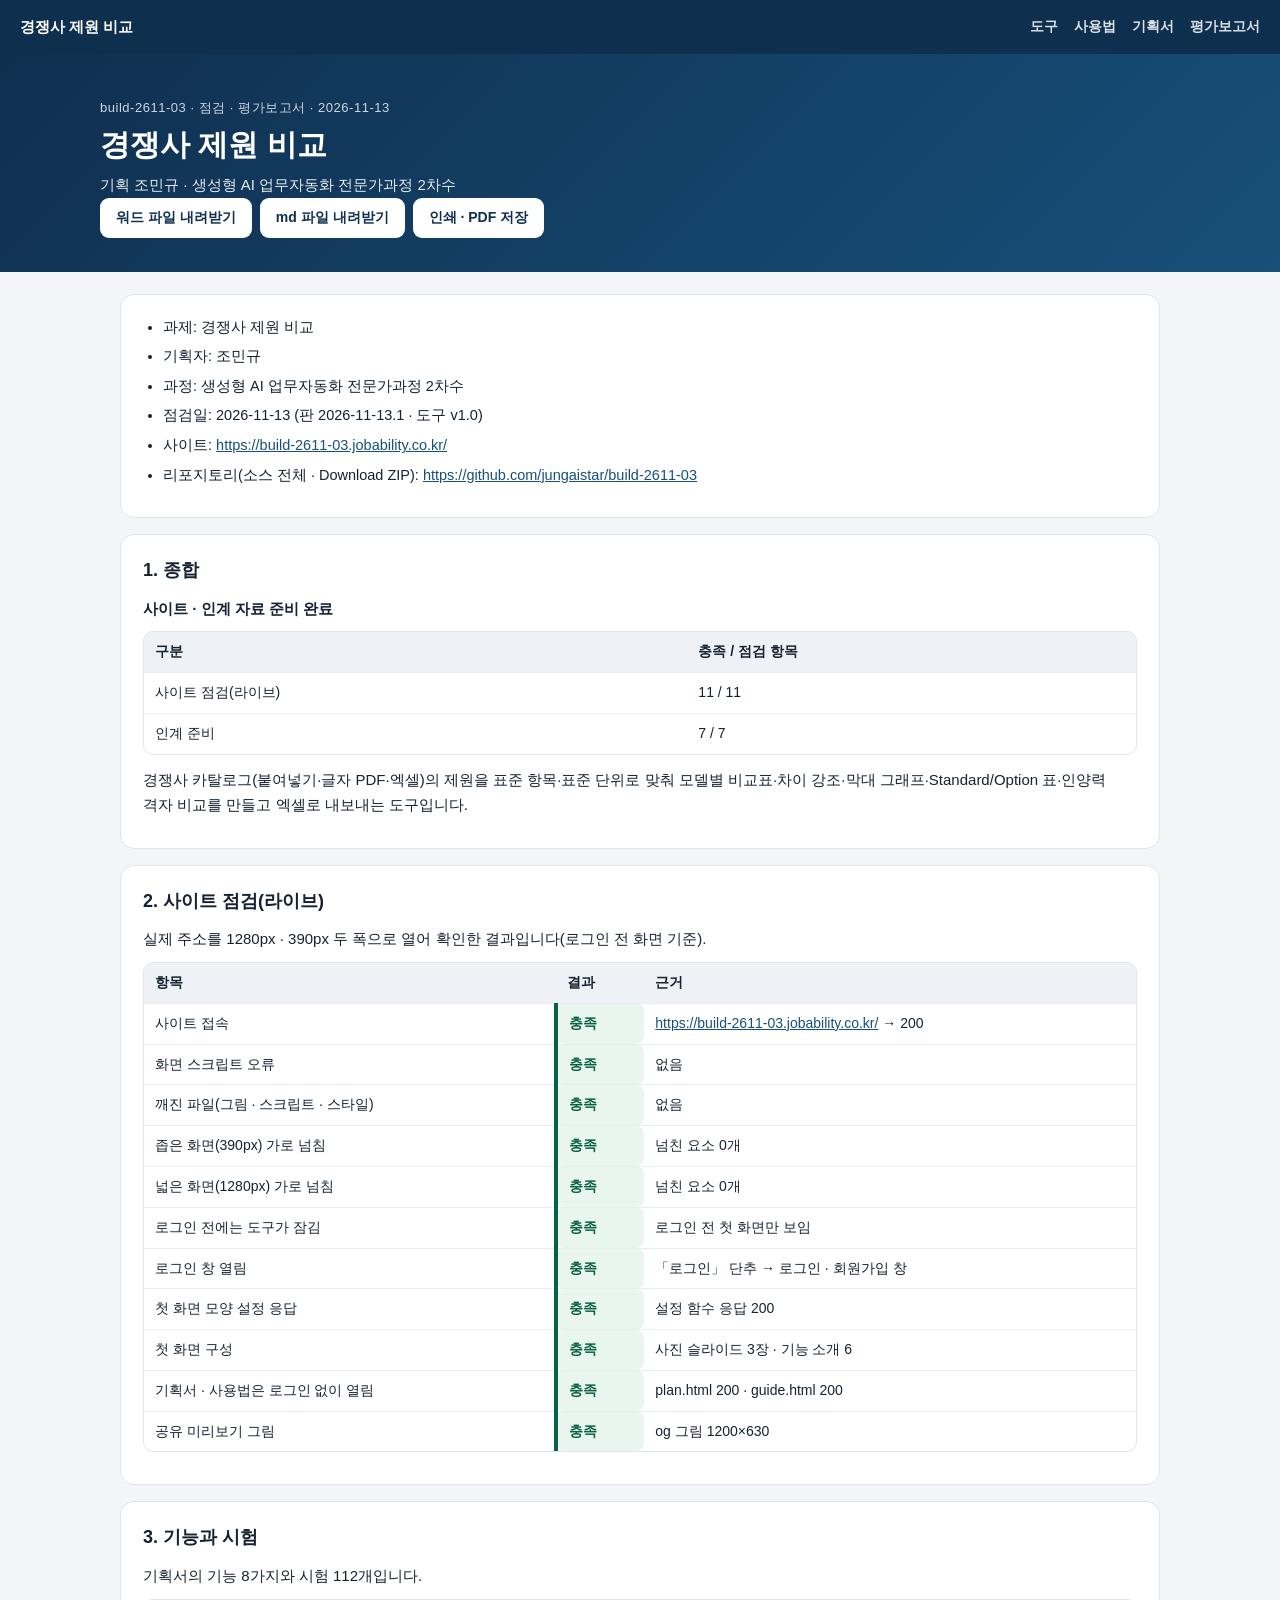
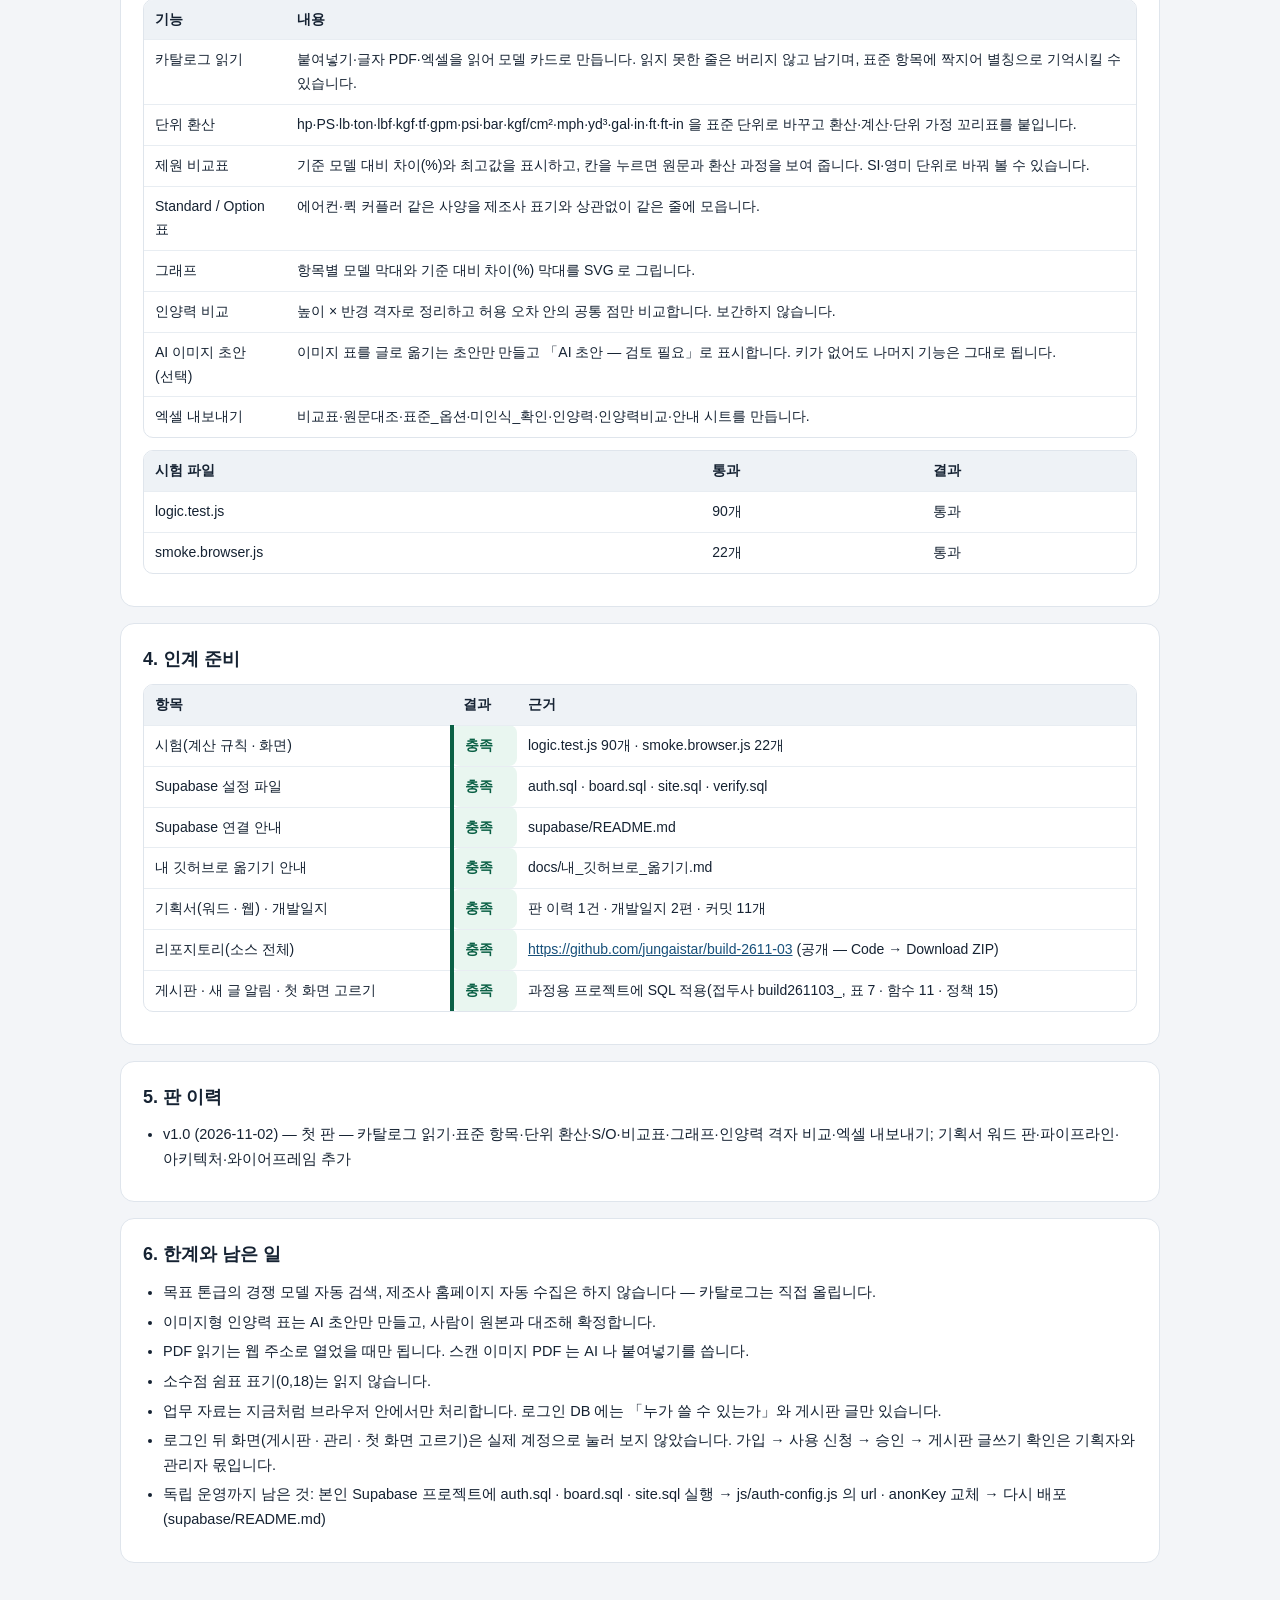
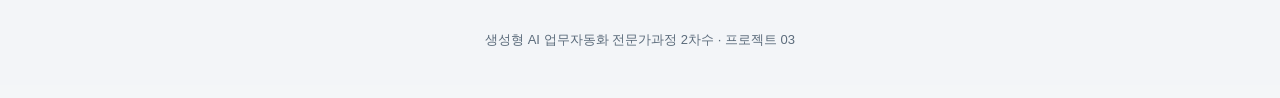
<file: report.html>
<!DOCTYPE html>
<html lang="ko">
<head>
<meta charset="UTF-8">
<meta name="viewport" content="width=device-width, initial-scale=1.0">
<title>평가보고서 — 경쟁사 제원 비교</title>
<!-- seo-kit: 검색 · 공유 미리보기(주소를 옮기면 이 묶음의 주소를 내 주소로) -->
<link rel="canonical" href="https://build-2611-03.jobability.co.kr/report.html">
<meta name="robots" content="index,follow">
<meta property="og:type" content="website">
<meta property="og:site_name" content="HD건설기계">
<meta property="og:title" content="평가보고서 — 경쟁사 제원 비교">
<meta property="og:description" content="경쟁사 제원 비교 점검 · 평가보고서(2026-11-13) — 사이트 점검, 기능과 시험, 인계 준비, 판 이력, 한계.">
<meta property="og:url" content="https://build-2611-03.jobability.co.kr/report.html">
<meta property="og:image" content="https://build-2611-03.jobability.co.kr/og-image.png?v=2">
<meta property="og:image:secure_url" content="https://build-2611-03.jobability.co.kr/og-image.png?v=2">
<meta property="og:image:type" content="image/png">
<meta property="og:image:width" content="1200">
<meta property="og:image:height" content="630">
<meta property="og:image:alt" content="경쟁사 제원 비교">
<meta property="og:locale" content="ko_KR">
<meta name="twitter:card" content="summary_large_image">
<meta name="twitter:title" content="평가보고서 — 경쟁사 제원 비교">
<meta name="twitter:description" content="경쟁사 제원 비교 점검 · 평가보고서(2026-11-13) — 사이트 점검, 기능과 시험, 인계 준비, 판 이력, 한계.">
<meta name="twitter:image" content="https://build-2611-03.jobability.co.kr/og-image.png?v=2">
<!-- /seo-kit -->
<meta name="description" content="경쟁사 제원 비교 점검 · 평가보고서(2026-11-13) — 사이트 점검, 기능과 시험, 인계 준비, 판 이력, 한계.">
<link rel="icon" href="favicon.svg" type="image/svg+xml">
<link rel="stylesheet" href="css/style.css">
<style>
body{margin:0;font-family:Pretendard,-apple-system,"Apple SD Gothic Neo","Malgun Gothic",sans-serif;background:#f3f5f8;color:#152232;line-height:1.7;word-break:keep-all;overflow-wrap:break-word;}
.rp-top{background:#0f2f4f;color:#fff;padding:14px 20px;display:flex;flex-wrap:wrap;gap:8px 18px;align-items:center;justify-content:space-between;}
.rp-top a{color:#fff;text-decoration:none;font-weight:700;font-size:15px;} .rp-top nav{display:flex;flex-direction:row;flex-wrap:wrap;gap:4px 16px;} .rp-top nav a{font-weight:600;font-size:14px;opacity:.85;}
.rp-hero{background:linear-gradient(135deg,#0f2f4f,#17507a);color:#fff;padding:40px 20px 34px;} .rp-hero div,.rp-main{max-width:1080px;margin:0 auto;}
.rp-hero small{opacity:.8;font-size:13px;letter-spacing:.04em;} .rp-hero h1{margin:6px 0 8px;font-size:clamp(22px,3.4vw,30px);line-height:1.3;} .rp-hero p{margin:0;opacity:.9;font-size:15px;}
.rp-main{padding:22px 20px 50px;} .rp-main section.card{background:#fff;border:1px solid #dfe5ec;border-radius:14px;padding:20px 22px;margin:0 0 16px;} .rp-main section.card:empty{display:none;}
.rp-main h2{margin:0 0 10px;font-size:18px;} .rp-main p{margin:0 0 10px;font-size:15px;} .rp-main ul{margin:0 0 10px 20px;padding:0;} .rp-main li{margin-bottom:5px;font-size:14.5px;}
.rp-main .tablewrap{overflow-x:auto;max-height:none;border:1px solid #dfe5ec;border-radius:10px;margin:0 0 12px;} .rp-main table{border-collapse:collapse;width:100%;font-size:14px;}
.rp-main th,.rp-main td{padding:8px 11px;border-bottom:1px solid #e8edf2;text-align:left;vertical-align:top;white-space:normal;} .rp-main th{background:#eef2f6;white-space:nowrap;position:static;}
.rp-main td.st{font-weight:700;white-space:nowrap;} .rp-main td.ok{color:#0a6045;} .rp-main td.no{color:#c8341f;} .rp-main a{color:#17507a;} .rp-main code{background:#eef2f6;border-radius:4px;padding:0 4px;font-size:13px;}
.rp-dl{display:flex;flex-wrap:wrap;gap:8px;margin-top:16px;} .rp-dl a{display:inline-flex;align-items:center;min-height:40px;padding:0 16px;border-radius:9px;background:#fff;color:#0f2f4f;font-weight:700;font-size:14px;text-decoration:none;}
.rp-foot{text-align:center;color:#5b6b7b;font-size:13px;padding:0 20px 34px;}
@media print{.rp-top,.rp-dl{display:none;} body{background:#fff;} .rp-main section.card{border:0;padding:0 0 8px;}}
</style>
</head>
<body>
<div class="rp-top"><a href="index.html">경쟁사 제원 비교</a><nav aria-label="문서"><a href="index.html">도구</a><a href="guide.html">사용법</a><a href="plan.html">기획서</a><a href="report.html" aria-current="page">평가보고서</a></nav></div>
<header class="rp-hero"><div>
  <small>build-2611-03 · 점검 · 평가보고서 · 2026-11-13</small>
  <h1>경쟁사 제원 비교</h1>
  <p>기획 조민규 · 생성형 AI 업무자동화 전문가과정 2차수</p>
  <div class="rp-dl"><a href="docs/평가보고서/build-2611-03_평가보고서_2026-11-13.docx" download>워드 파일 내려받기</a><a href="docs/평가보고서/build-2611-03_평가보고서_2026-11-13.md" download>md 파일 내려받기</a><a href="#" onclick="window.print();return false">인쇄 · PDF 저장</a></div>
</div></header>
<main class="rp-main">
<section class="card"><ul>
<li>과제: 경쟁사 제원 비교</li>
<li>기획자: 조민규</li>
<li>과정: 생성형 AI 업무자동화 전문가과정 2차수</li>
<li>점검일: 2026-11-13 (판 2026-11-13.1 · 도구 v1.0)</li>
<li>사이트: <a href="https://build-2611-03.jobability.co.kr/">https://build-2611-03.jobability.co.kr/</a></li>
<li>리포지토리(소스 전체 · Download ZIP): <a href="https://github.com/jungaistar/build-2611-03">https://github.com/jungaistar/build-2611-03</a></li>
</ul>
</section><section class="card"><h2>1. 종합</h2>
<p><b>사이트 · 인계 자료 준비 완료</b></p>
<div class="tablewrap"><table><thead><tr><th>구분</th><th>충족 / 점검 항목</th></tr></thead><tbody><tr><td>사이트 점검(라이브)</td><td>11 / 11</td></tr><tr><td>인계 준비</td><td>7 / 7</td></tr></tbody></table></div>
<p>경쟁사 카탈로그(붙여넣기·글자 PDF·엑셀)의 제원을 표준 항목·표준 단위로 맞춰 모델별 비교표·차이 강조·막대 그래프·Standard/Option 표·인양력 격자 비교를 만들고 엑셀로 내보내는 도구입니다.</p>
</section><section class="card"><h2>2. 사이트 점검(라이브)</h2>
<p>실제 주소를 1280px · 390px 두 폭으로 열어 확인한 결과입니다(로그인 전 화면 기준).</p>
<div class="tablewrap"><table><thead><tr><th>항목</th><th>결과</th><th>근거</th></tr></thead><tbody><tr><td>사이트 접속</td><td class="st ok">충족</td><td><a href="https://build-2611-03.jobability.co.kr/">https://build-2611-03.jobability.co.kr/</a> → 200</td></tr><tr><td>화면 스크립트 오류</td><td class="st ok">충족</td><td>없음</td></tr><tr><td>깨진 파일(그림 · 스크립트 · 스타일)</td><td class="st ok">충족</td><td>없음</td></tr><tr><td>좁은 화면(390px) 가로 넘침</td><td class="st ok">충족</td><td>넘친 요소 0개</td></tr><tr><td>넓은 화면(1280px) 가로 넘침</td><td class="st ok">충족</td><td>넘친 요소 0개</td></tr><tr><td>로그인 전에는 도구가 잠김</td><td class="st ok">충족</td><td>로그인 전 첫 화면만 보임</td></tr><tr><td>로그인 창 열림</td><td class="st ok">충족</td><td>「로그인」 단추 → 로그인 · 회원가입 창</td></tr><tr><td>첫 화면 모양 설정 응답</td><td class="st ok">충족</td><td>설정 함수 응답 200</td></tr><tr><td>첫 화면 구성</td><td class="st ok">충족</td><td>사진 슬라이드 3장 · 기능 소개 6</td></tr><tr><td>기획서 · 사용법은 로그인 없이 열림</td><td class="st ok">충족</td><td>plan.html 200 · guide.html 200</td></tr><tr><td>공유 미리보기 그림</td><td class="st ok">충족</td><td>og 그림 1200×630</td></tr></tbody></table></div>
</section><section class="card"><h2>3. 기능과 시험</h2>
<p>기획서의 기능 8가지와 시험 112개입니다.</p>
<div class="tablewrap"><table><thead><tr><th>기능</th><th>내용</th></tr></thead><tbody><tr><td>카탈로그 읽기</td><td>붙여넣기·글자 PDF·엑셀을 읽어 모델 카드로 만듭니다. 읽지 못한 줄은 버리지 않고 남기며, 표준 항목에 짝지어 별칭으로 기억시킬 수 있습니다.</td></tr><tr><td>단위 환산</td><td>hp·PS·lb·ton·lbf·kgf·tf·gpm·psi·bar·kgf/cm²·mph·yd³·gal·in·ft·ft-in 을 표준 단위로 바꾸고 환산·계산·단위 가정 꼬리표를 붙입니다.</td></tr><tr><td>제원 비교표</td><td>기준 모델 대비 차이(%)와 최고값을 표시하고, 칸을 누르면 원문과 환산 과정을 보여 줍니다. SI·영미 단위로 바꿔 볼 수 있습니다.</td></tr><tr><td>Standard / Option 표</td><td>에어컨·퀵 커플러 같은 사양을 제조사 표기와 상관없이 같은 줄에 모읍니다.</td></tr><tr><td>그래프</td><td>항목별 모델 막대와 기준 대비 차이(%) 막대를 SVG 로 그립니다.</td></tr><tr><td>인양력 비교</td><td>높이 × 반경 격자로 정리하고 허용 오차 안의 공통 점만 비교합니다. 보간하지 않습니다.</td></tr><tr><td>AI 이미지 초안(선택)</td><td>이미지 표를 글로 옮기는 초안만 만들고 「AI 초안 — 검토 필요」로 표시합니다. 키가 없어도 나머지 기능은 그대로 됩니다.</td></tr><tr><td>엑셀 내보내기</td><td>비교표·원문대조·표준_옵션·미인식_확인·인양력·인양력비교·안내 시트를 만듭니다.</td></tr></tbody></table></div>
<div class="tablewrap"><table><thead><tr><th>시험 파일</th><th>통과</th><th>결과</th></tr></thead><tbody><tr><td>logic.test.js</td><td>90개</td><td>통과</td></tr><tr><td>smoke.browser.js</td><td>22개</td><td>통과</td></tr></tbody></table></div>
</section><section class="card"><h2>4. 인계 준비</h2>
<div class="tablewrap"><table><thead><tr><th>항목</th><th>결과</th><th>근거</th></tr></thead><tbody><tr><td>시험(계산 규칙 · 화면)</td><td class="st ok">충족</td><td>logic.test.js 90개 · smoke.browser.js 22개</td></tr><tr><td>Supabase 설정 파일</td><td class="st ok">충족</td><td>auth.sql · board.sql · site.sql · verify.sql</td></tr><tr><td>Supabase 연결 안내</td><td class="st ok">충족</td><td>supabase/README.md</td></tr><tr><td>내 깃허브로 옮기기 안내</td><td class="st ok">충족</td><td>docs/내_깃허브로_옮기기.md</td></tr><tr><td>기획서(워드 · 웹) · 개발일지</td><td class="st ok">충족</td><td>판 이력 1건 · 개발일지 2편 · 커밋 11개</td></tr><tr><td>리포지토리(소스 전체)</td><td class="st ok">충족</td><td><a href="https://github.com/jungaistar/build-2611-03">https://github.com/jungaistar/build-2611-03</a> (공개 — Code → Download ZIP)</td></tr><tr><td>게시판 · 새 글 알림 · 첫 화면 고르기</td><td class="st ok">충족</td><td>과정용 프로젝트에 SQL 적용(접두사 build261103_, 표 7 · 함수 11 · 정책 15)</td></tr></tbody></table></div>
</section><section class="card"><h2>5. 판 이력</h2>
<ul>
<li>v1.0 (2026-11-02) — 첫 판 — 카탈로그 읽기·표준 항목·단위 환산·S/O·비교표·그래프·인양력 격자 비교·엑셀 내보내기; 기획서 워드 판·파이프라인·아키텍처·와이어프레임 추가</li>
</ul>
</section><section class="card"><h2>6. 한계와 남은 일</h2>
<ul>
<li>목표 톤급의 경쟁 모델 자동 검색, 제조사 홈페이지 자동 수집은 하지 않습니다 — 카탈로그는 직접 올립니다.</li>
<li>이미지형 인양력 표는 AI 초안만 만들고, 사람이 원본과 대조해 확정합니다.</li>
<li>PDF 읽기는 웹 주소로 열었을 때만 됩니다. 스캔 이미지 PDF 는 AI 나 붙여넣기를 씁니다.</li>
<li>소수점 쉼표 표기(0,18)는 읽지 않습니다.</li>
<li>업무 자료는 지금처럼 브라우저 안에서만 처리합니다. 로그인 DB 에는 「누가 쓸 수 있는가」와 게시판 글만 있습니다.</li>
<li>로그인 뒤 화면(게시판 · 관리 · 첫 화면 고르기)은 실제 계정으로 눌러 보지 않았습니다. 가입 → 사용 신청 → 승인 → 게시판 글쓰기 확인은 기획자와 관리자 몫입니다.</li>
<li>독립 운영까지 남은 것: 본인 Supabase 프로젝트에 auth.sql · board.sql · site.sql 실행 → js/auth-config.js 의 url · anonKey 교체 → 다시 배포(supabase/README.md)</li>
</ul></section>
</main>
<p class="rp-foot">생성형 AI 업무자동화 전문가과정 2차수 · 프로젝트 03</p>
</body>
</html>
</file>
<file: css/style.css>
:root{
  --bg:#f4f6f8; --card:#fff; --ink:#152232; --sub:#5b6b7b; --line:#dde4ea;
  --brand:#154b6e; --brand-deep:#0d3350; --accent:#0b6e99;
  --ok:#0a6045; --warn:#7a4f00; --danger:#c8341f;
  --wrap:1320px; --pad:24px;
}
@media (max-width:640px){ :root{ --pad:16px; } }
*{box-sizing:border-box; margin:0; padding:0;}
html,body{background:var(--bg); color:var(--ink);
  font-family:"Pretendard","Apple SD Gothic Neo","Malgun Gothic",sans-serif;}
body{font-size:15px; line-height:1.65; word-break:keep-all; overflow-wrap:break-word;}

/* 상단 바는 고정 — 표를 아래로 훑는 동안에도 조작부가 보여야 한다.
   sticky 가 아니라 fixed 다: 조상에 overflow 가 걸리면 sticky 는 조용히 죽는다. */
.topnav{position:fixed; top:0; left:0; right:0; z-index:40;
  background:var(--brand-deep); border-bottom:1px solid rgba(255,255,255,.12);}
.topnav-inner{display:flex; align-items:center; justify-content:space-between;
  gap:20px; max-width:var(--wrap); margin:0 auto; padding:0 var(--pad); min-height:56px;}
.topnav-brand{display:flex; align-items:center; min-height:56px; color:#fff;
  font-weight:750; font-size:14.5px; text-decoration:none; white-space:nowrap;}
.topnav-brand small{font-weight:400; opacity:.7; font-size:12px; margin-left:8px;}
.topnav-links{display:flex; align-items:center; gap:2px; list-style:none; margin:0; padding:0;
  overflow-x:auto; scrollbar-width:none;}
.topnav-links::-webkit-scrollbar{display:none;}
.topnav-links a{display:flex; align-items:center; min-height:56px; padding:0 12px;
  color:rgba(255,255,255,.82); text-decoration:none; font-size:13.5px; font-weight:600;
  white-space:nowrap; border-bottom:2px solid transparent;}
.topnav-links a:hover{color:#fff;}
.topnav-links a.active{color:#fff; border-bottom-color:#7ec8a0;}
@media (max-width:860px){
  .topnav-inner{gap:10px; padding:0 14px; min-height:52px;}
  .topnav-brand{min-height:52px; font-size:13.5px;} .topnav-brand small{display:none;}
  .topnav-links a{min-height:52px; padding:0 9px; font-size:13px;}
}

.hero{background:linear-gradient(180deg,var(--brand-deep),var(--brand)); color:#fff;
  padding:52px 0 38px; margin-top:56px;}
@media (max-width:860px){ .hero{margin-top:52px; padding:38px 0 28px;} }
.hero .eyebrow{font-size:12.5px; letter-spacing:.08em; opacity:.75; margin-bottom:9px;}
.hero h1{font-size:27px; line-height:1.3; font-weight:750; margin-bottom:11px;}
.hero p{max-width:66ch; color:rgba(255,255,255,.86); font-size:14.5px;}
main{padding:34px 0 60px;}
.wrap{max-width:var(--wrap); margin:0 auto; padding:0 var(--pad);}

h2{font-size:19px; font-weight:700; margin:32px 0 8px;}
main > .wrap > :first-child{margin-top:0;}
p{margin:0 0 13px;} .sub{color:var(--sub); font-size:14px;}
code{font-family:ui-monospace,SFMono-Regular,Menlo,monospace; font-size:.92em;
  background:#eef2f6; border-radius:4px; padding:1px 5px;}

.card{background:var(--card); border:1px solid var(--line); border-radius:12px;
  padding:22px 24px; margin-bottom:18px;}
.drop{display:block; border:2px dashed #93a7bd; border-radius:12px; background:#fbfdff;
  padding:30px 20px; text-align:center; cursor:pointer; transition:border-color .15s,background .15s;}
.drop:hover,.drop.over{border-color:var(--accent); background:#f0f8fc;}
.drop b{display:block; font-size:15.5px; margin-bottom:5px;}
.drop span{color:var(--sub); font-size:13.5px;}
input[type=file]{display:none;}

.btn{display:inline-flex; align-items:center; justify-content:center; gap:6px;
  min-height:42px; padding:0 18px; border-radius:9px; border:1px solid var(--line);
  background:#fff; color:var(--ink); font-size:14px; font-weight:650; cursor:pointer;}
.btn:hover{border-color:#9fb2c4;}
.btn.primary{background:var(--brand); border-color:var(--brand); color:#fff;}
.btn.primary:hover{background:var(--brand-deep);}
.btn.green{background:var(--ok); border-color:var(--ok); color:#fff;}
.btn:disabled{opacity:.45; cursor:not-allowed;}
.btnrow{display:flex; flex-wrap:wrap; gap:8px; margin-top:14px;}

.note{border-left:4px solid var(--accent); background:#eef6fa; color:#0b3a4f;
  padding:13px 15px; border-radius:8px; font-size:14px; margin:14px 0;}
.warn{border-left:4px solid var(--danger); background:#fdeae7; color:#7a1a0c;
  padding:13px 15px; border-radius:8px; font-size:14px; margin:14px 0;}
.ok{border-left:4px solid var(--ok); background:#e9f6f0; color:#08422a;
  padding:13px 15px; border-radius:8px; font-size:14px; margin:14px 0;}

.tablewrap{overflow-x:auto; border:1px solid var(--line); border-radius:10px; background:#fff; max-height:70vh;}
table{border-collapse:collapse; width:100%; font-size:13px;}
th,td{border-bottom:1px solid var(--line); padding:8px 11px; text-align:left; white-space:nowrap;}
th{background:#eef2f6; font-weight:700; position:sticky; top:0; z-index:1;}
tr:last-child td{border-bottom:0;}
td.num{text-align:right; font-variant-numeric:tabular-nums;}
td.mono{font-family:ui-monospace,SFMono-Regular,Menlo,monospace;}
tr.flag td{background:#fdf3f1;}
/* 계산으로 채운 값은 문서에 적혀 있던 값과 **신뢰도가 다르다.**
   같은 모양으로 두면 사람이 구분하지 못한 채 그대로 믿게 된다. */
td .calc{display:inline-block; margin-left:5px; font-size:10.5px; font-weight:700;
  color:#0b3a4f; background:#dceaf3; border-radius:4px; padding:1px 5px; vertical-align:middle;}
.rev{color:var(--danger); font-weight:650; white-space:normal; min-width:240px;}

.filelist{margin:13px 0 0; padding:0; list-style:none; font-size:13.5px;}
.filelist li{padding:6px 0; border-bottom:1px solid var(--line); color:var(--sub);
  display:flex; justify-content:space-between; gap:10px;}
.filelist li:last-child{border-bottom:0;}
.stats{display:flex; flex-wrap:wrap; gap:10px; margin:14px 0 0;}
.stat{background:#eef2f6; border-radius:9px; padding:9px 14px; font-size:13.5px;}
.stat b{font-size:17px; display:block; font-variant-numeric:tabular-nums;}
footer{border-top:1px solid var(--line); padding:24px 0 40px; color:var(--sub); font-size:13px;}
</file>
<file: css/app.css>
/* 이 앱 전용 — 공통 style.css 뒤에 읽는다 */
h3{font-size:16px; font-weight:700; margin:24px 0 8px;}
.ctrl{display:flex; flex-wrap:wrap; align-items:center; gap:10px 14px; margin:6px 0 12px; font-size:14px;}
.ctrl input,.ctrl select,.form input,.form select,.form textarea{font:inherit; font-size:14px; padding:6px 8px; border:1px solid var(--line); border-radius:7px; background:#fff; max-width:100%;}
.form textarea{font-family:ui-monospace,SFMono-Regular,Menlo,monospace; font-size:13px; width:100%; resize:vertical; tab-size:12;}
.form{display:grid; grid-template-columns:repeat(auto-fill,minmax(min(220px,100%),1fr)); gap:10px 12px; align-items:end; margin:14px 0 0;}
.form label{display:flex; flex-direction:column; gap:4px; font-size:13px; color:var(--sub); min-width:0;}
.form label.wide{grid-column:1/-1;}
.legend{display:flex; flex-wrap:wrap; gap:8px 16px; align-items:center; font-size:12.5px; color:var(--sub); margin:4px 0 10px;}
.sw{display:inline-block; width:14px; height:14px; border-radius:3px; vertical-align:-2px; margin-right:5px;}
.sw.adv,td.adv{background:#dcefe3;} .sw.dis,td.dis{background:#f8dcd5;} .sw.diff,td.diff{background:#fbeec8;}

/* 표시 꼬리표 — 문서 값과 계산·환산·가정 값은 신뢰도가 다르다 */
.tag{display:inline-block; font-size:10.5px; font-weight:700; border-radius:4px; padding:1px 5px; margin-left:4px; vertical-align:middle; line-height:1.5;}
.t-conv{color:#0b3a4f; background:#dceaf3;} .t-calc{color:#3b2a74; background:#e6e0f5;}
.t-assume{color:#7a1a0c; background:#fbe1da;} .t-so{color:#08422a; background:#dcefe3;} .t-ai{color:#7a4f00; background:#fbe7b5;}
.t-best{color:#fff; background:var(--brand);}

/* 모델 카드 */
.models{display:grid; grid-template-columns:repeat(auto-fill,minmax(min(300px,100%),1fr)); gap:12px; margin-top:16px;}
.model{border:1px solid var(--line); border-radius:10px; padding:14px 16px; background:#fbfdff; min-width:0;}
.model h4{font-size:15px; margin:0 0 4px; display:flex; flex-wrap:wrap; align-items:center; gap:4px;}
.model .src{font-size:12.5px; color:var(--sub);}
.model .stats{margin-top:8px;} .model .stat{padding:6px 10px; font-size:12.5px;} .model .stat b{font-size:15px;}
.model details{margin-top:8px; font-size:13px;}
.model summary{cursor:pointer; color:var(--accent); font-weight:650;}
.model ul{margin:6px 0 0 18px;} .model li{margin:3px 0;}
.model .unk{display:flex; flex-wrap:wrap; gap:6px; align-items:center;}
.model .unk select{font:inherit; font-size:12.5px; padding:3px 5px; border:1px solid var(--line); border-radius:6px; max-width:100%;}
.model .acts{display:flex; flex-wrap:wrap; gap:6px; margin-top:10px;}
.btn.sm{min-height:32px; padding:0 11px; font-size:12.5px;}
.issue{color:#7a1a0c;}

/* 비교표 */
#cmp td.v{text-align:right; font-variant-numeric:tabular-nums; cursor:pointer; min-width:120px;}
#cmp td.v:hover{outline:2px solid var(--accent); outline-offset:-2px;}
#cmp td.v .u{color:var(--sub); font-size:11.5px; margin-left:3px;}
#cmp td.v .pct{display:block; font-size:11.5px; color:var(--sub);}
#cmp td.v.best .num{font-weight:800;}
#cmp td.miss{color:#a0acb8; text-align:center;}
#cmp tr.grp th{background:#e3eaf1; text-align:left; font-size:12.5px; position:static;}
#cmp th.base{background:#d9e6f0;}
#cmp tbody th{background:#f6f8fa; position:sticky; left:0; z-index:1; font-weight:650;}
.why{margin:12px 0; padding:14px 16px; border-radius:10px; border:1px solid var(--line); border-left:5px solid var(--accent); background:#fff; font-size:14px;}
.why p{margin:4px 0;}
.why code{white-space:pre-wrap; word-break:break-all;}
#feat td.c{text-align:center;}

/* 그래프 — 외부 차트 라이브러리 없이 SVG 로 그린다 */
.chart svg{width:100%; height:auto; display:block; background:#fff; border:1px solid var(--line); border-radius:10px;}
svg .ax{font-size:12px; fill:#5b6b7b;} svg .lb{font-size:13px; fill:var(--ink);} svg .vl{font-size:12px; fill:var(--ink); font-variant-numeric:tabular-nums;}
svg .grid{stroke:#e6ebf0;} svg .zero{stroke:#5b6b7b;}
svg .bar{fill:#0b6e99;} svg .bar.base{fill:#154b6e;} svg .bar.best{fill:#2c8a6b;}
svg .bar.adv{fill:#2c8a6b;} svg .bar.dis{fill:#c8341f;} svg .bar.diff{fill:#c79100;} svg .bar.small{fill:#b9c5d1;}

/* 인양력 격자 */
.lift-grids{display:grid; grid-template-columns:repeat(auto-fill,minmax(min(320px,100%),1fr)); gap:12px; margin:10px 0;}
.lift-grids h4{font-size:14px; margin:0 0 6px;}
.lgrid td{text-align:right; font-variant-numeric:tabular-nums;}
.lgrid td.lim{color:#7a4f00;}
.lgrid td.up{background:#dcefe3;} .lgrid td.down{background:#f8dcd5;} .lgrid td.na{color:#a0acb8; text-align:center;}
.lgrid tbody th{background:#f6f8fa; position:static;}

[hidden]{display:none !important;}
.stat.bad{background:#fdeae7;}
</file>
<file: css/auth.css>
/* data10 로그인 키트 — 정본: data10-00/kit/auth/css/auth.css (사본을 직접 고치지 말 것)
   로그인 전 대문 · 사용 신청 · 승인 대기 · 구성원 관리 창. 클래스는 모두 ag- / auth- 로 시작해 도구 화면과 섞이지 않는다. */
:root {
  --ag-ink: #172334; --ag-sub: #55657a; --ag-line: #d6dee8; --ag-bg: #f3f6f9;
  --ag-navy: #13274b; --ag-navy-2: #0c1b36; --ag-brand: #1f5fa8; --ag-brand-d: #174a84;
  --ag-ok: #1b6e3a; --ag-ok-bg: #e5f3ea; --ag-err: #b3261e; --ag-err-bg: #fdecea; --ag-warn: #7a5200; --ag-warn-bg: #fff4d6;
  --ag-accent: #a9c2e2;
  --ag-pad: 20px;
}
@media (min-width: 640px) { :root { --ag-pad: 28px; } }
@media (min-width: 1024px) { :root { --ag-pad: 40px; } }

/* 로그인 전에는 도구 화면을 감춘다(자리는 그대로 — 그래프 폭 계산이 흔들리지 않게 visibility) */
html.auth-lock body > *:not(#authGate) { visibility: hidden; }
html.auth-lock body { overflow: hidden; }

.ag {
  position: fixed; inset: 0; z-index: 2000; overflow-y: auto; -webkit-overflow-scrolling: touch;
  background: var(--ag-bg); color: var(--ag-ink);
  font: 16px/1.65 Pretendard, 'Apple SD Gothic Neo', 'Malgun Gothic', 'Noto Sans KR', sans-serif;
  word-break: keep-all; overflow-wrap: break-word;
}
.ag[hidden] { display: none; }
.ag *, .ag *::before, .ag *::after, .ag-modal * { box-sizing: border-box; }

.ag-wrap {
  max-width: calc(1180px + 2 * var(--ag-pad)); margin: 0 auto; padding: 0 var(--ag-pad);
  display: grid; grid-template-columns: minmax(0, 1fr); gap: 0;
}
.ag-hero {
  background: linear-gradient(160deg, var(--ag-navy) 0%, var(--ag-navy-2) 100%); color: #fff;
  margin: 0 calc(-1 * var(--ag-pad)); padding: 36px var(--ag-pad) 32px;
}
.ag-side { padding: 24px 0 8px; }
@media (min-width: 960px) {
  .ag { background: linear-gradient(90deg, var(--ag-navy-2) 0, var(--ag-navy-2) 50%, var(--ag-bg) 50%); }
  .ag-wrap { grid-template-columns: minmax(0, 1fr) minmax(0, 1fr); min-height: calc(100vh - 48px); align-items: center; }
  .ag-hero { margin: 0; padding: 56px 48px 56px 0; background: none; min-height: 100%; display: flex; flex-direction: column; justify-content: center; }
  .ag-side { padding: 56px 0 56px 48px; }
}
.ag-eyebrow { margin: 0 0 10px; font-size: 13.5px; letter-spacing: .02em; color: var(--ag-accent); }
.ag-hero h1 { margin: 0 0 14px; font-size: clamp(26px, 3.6vw, 38px); line-height: 1.3; color: #fff; font-weight: 800; }
.ag-lead { margin: 0 0 24px; color: #d7e3f2; font-size: 16.5px; max-width: 640px; }
.ag-feats { list-style: none; margin: 0 0 24px; padding: 0; display: grid; grid-template-columns: minmax(0, 1fr); gap: 10px; }
@media (min-width: 640px) { .ag-feats { grid-template-columns: repeat(2, minmax(0, 1fr)); } }
.ag-feats li { border: 1px solid rgba(255, 255, 255, .14); border-radius: 12px; padding: 14px 16px; background: rgba(255, 255, 255, .05); }
.ag-feats b { display: block; color: #fff; font-size: 15.5px; margin-bottom: 4px; }
.ag-feats span { display: block; color: #c4d3e6; font-size: 14px; line-height: 1.55; }
.ag-flow-t { margin: 0 0 8px; font-size: 13.5px; color: #a9c2e2; }
.ag-flow ol { list-style: none; margin: 0; padding: 0; display: flex; flex-wrap: wrap; gap: 8px; }
.ag-flow li { display: inline-flex; align-items: center; gap: 8px; padding: 6px 12px 6px 6px; border-radius: 999px; background: rgba(255, 255, 255, .08); color: #e6eef8; font-size: 14px; }
.ag-n { display: inline-grid; place-items: center; width: 24px; height: 24px; border-radius: 50%; background: #fff; color: var(--ag-navy); font-weight: 700; font-size: 13px; }

.ag-card { background: #fff; border: 1px solid var(--ag-line); border-radius: 16px; padding: 26px 24px; box-shadow: 0 10px 30px rgba(15, 30, 55, .08); max-width: 460px; margin: 0 auto; }
.ag-card h2 { margin: 6px 0 8px; font-size: 21px; color: var(--ag-ink); }
.ag-card p { margin: 0 0 12px; }
.ag-sub { color: var(--ag-sub); font-size: 14.5px; }
.ag-tabs { display: flex; gap: 4px; padding: 4px; background: #eef2f6; border-radius: 10px; margin: 0 0 18px; }
.ag-tabs button { flex: 1; border: 0; background: transparent; padding: 9px 10px; border-radius: 8px; font: inherit; font-weight: 600; color: var(--ag-sub); cursor: pointer; }
.ag-tabs button[aria-selected="true"] { background: #fff; color: var(--ag-ink); box-shadow: 0 1px 3px rgba(0, 0, 0, .1); }
.ag-form { display: grid; gap: 12px; }
.ag-form label { display: grid; gap: 5px; font-size: 14px; font-weight: 600; color: var(--ag-ink); }
.ag-form small { font-weight: 400; color: var(--ag-sub); }
.ag-form input { font: inherit; font-size: 16px; font-weight: 400; padding: 10px 12px; border: 1px solid var(--ag-line); border-radius: 9px; background: #fff; color: var(--ag-ink); width: 100%; }
.ag-form input::placeholder { color: #8a97a8; font-weight: 400; }
.ag-form input:focus { outline: 2px solid var(--ag-brand); outline-offset: 1px; border-color: var(--ag-brand); }
.ag-btn { font: inherit; font-weight: 700; display: inline-flex; align-items: center; justify-content: center; gap: 6px; min-height: 44px; padding: 8px 16px;
  border-radius: 10px; border: 1px solid var(--ag-line); background: #fff; color: var(--ag-ink); cursor: pointer; width: 100%; }
.ag-btn:hover { border-color: var(--ag-brand); }
.ag-btn:disabled { opacity: .6; cursor: progress; }
.ag-primary { background: var(--ag-brand); border-color: var(--ag-brand); color: #fff; }
.ag-primary:hover { background: var(--ag-brand-d); }
.ag-kakao { background: #fee500; border-color: #fee500; color: #191600; }
.ag-or { display: flex; align-items: center; gap: 10px; color: var(--ag-sub); font-size: 13px; margin: 14px 0; }
.ag-or::before, .ag-or::after { content: ''; flex: 1; height: 1px; background: var(--ag-line); }
.ag-hint { margin: 14px 0 0 !important; color: var(--ag-sub); font-size: 13.5px; }
.ag-msg { margin: 12px 0 0 !important; font-size: 14px; min-height: 1em; color: var(--ag-sub); }
.ag-msg:empty { display: none; }
.ag-msg.is-err { color: var(--ag-err); background: var(--ag-err-bg); padding: 8px 12px; border-radius: 8px; }
.ag-msg.is-ok { color: var(--ag-ok); background: var(--ag-ok-bg); padding: 8px 12px; border-radius: 8px; }
.ag-link { border: 0; background: none; color: var(--ag-sub); text-decoration: underline; font: inherit; font-size: 14px; cursor: pointer; margin-top: 14px; padding: 6px 0; }
.ag-badge { display: inline-block; padding: 3px 10px; border-radius: 999px; background: var(--ag-warn-bg); color: var(--ag-warn); font-size: 13px; font-weight: 700; }
.ag-badge.is-off { background: var(--ag-err-bg); color: var(--ag-err); }
.ag-claim { margin-top: 16px; padding: 14px; border: 1px dashed var(--ag-line); border-radius: 10px; font-size: 14px; color: var(--ag-sub); }
.ag-foot { text-align: center; color: var(--ag-sub); font-size: 13px; margin: 0; padding: 14px var(--ag-pad) 22px; }
@media (min-width: 960px) { .ag-foot { color: #8fa3bd; text-align: left; max-width: calc(1180px + 2 * var(--ag-pad)); margin: 0 auto; } }

/* 상단 바 계정 칩 */
.auth-chip { display: flex; align-items: center; gap: 6px; margin-left: auto; flex-wrap: nowrap; font-size: 13.5px; }
.auth-chip.is-float { position: fixed; top: 10px; right: 10px; z-index: 1500; background: #fff; border: 1px solid var(--ag-line); border-radius: 999px; padding: 4px 6px 4px 12px; }
.auth-chip-name { max-width: 9em; overflow: hidden; text-overflow: ellipsis; white-space: nowrap; font-weight: 600; }
.auth-chip-btn { font: inherit; font-size: 13px; border: 1px solid var(--ag-line); background: #fff; color: var(--ag-ink); border-radius: 8px; padding: 5px 10px; cursor: pointer; white-space: nowrap; display: inline-flex; align-items: center; gap: 4px; }
.auth-chip-btn:hover { border-color: var(--ag-brand); color: var(--ag-brand); }
.auth-chip-n { display: inline-grid; place-items: center; min-width: 18px; height: 18px; padding: 0 5px; border-radius: 9px; background: var(--ag-err); color: #fff; font-size: 11.5px; font-weight: 700; }
.auth-chip-n[hidden] { display: none; }
@media (max-width: 639px) { .auth-chip-name { display: none; } }

/* 구성원 관리 창 */
.ag-modal { position: fixed; inset: 0; z-index: 2100; background: rgba(10, 20, 35, .5); display: flex; align-items: flex-start; justify-content: center; padding: 24px 12px; overflow-y: auto;
  font: 15px/1.6 Pretendard, 'Apple SD Gothic Neo', 'Malgun Gothic', sans-serif; color: var(--ag-ink); word-break: keep-all; overflow-wrap: break-word; }
.ag-modal[hidden] { display: none; }
.ag-panel { background: #fff; border-radius: 14px; width: 100%; max-width: 980px; padding: 20px 22px 24px; }
.ag-panel-h { display: flex; align-items: center; justify-content: space-between; gap: 12px; }
.ag-panel-h h2 { margin: 0; font-size: 20px; }
.ag-x { border: 0; background: none; font-size: 26px; line-height: 1; cursor: pointer; color: var(--ag-sub); padding: 4px 8px; }
.ag-panel .ag-tabs { max-width: 320px; margin: 12px 0; }
.ag-tablewrap { overflow-x: auto; }
.ag-table { width: 100%; border-collapse: collapse; font-size: 14.5px; }
.ag-table th, .ag-table td { text-align: left; vertical-align: top; padding: 10px 8px; border-bottom: 1px solid var(--ag-line); }
.ag-table th { background: #f1f4f8; font-size: 13.5px; white-space: nowrap; }
.ag-table small { color: var(--ag-sub); }
.ag-acts { display: flex; flex-wrap: wrap; gap: 6px; min-width: 150px; }
.ag-btn.ag-sm { width: auto; min-height: 34px; padding: 4px 10px; font-size: 13.5px; }
.ag-st { display: inline-block; padding: 1px 8px; border-radius: 999px; font-size: 12.5px; font-weight: 700; background: #eef2f6; color: var(--ag-sub); }
.ag-st.is-pending { background: var(--ag-warn-bg); color: var(--ag-warn); }
.ag-st.is-active { background: var(--ag-ok-bg); color: var(--ag-ok); }
.ag-st.is-disabled { background: var(--ag-err-bg); color: var(--ag-err); }
.ag-st.is-admin { background: #e6eef9; color: var(--ag-brand-d); }
/* 밝은 테마(plan.json landing.theme = "light") — 바탕은 --ag-bg, 글자는 --ag-ink, 강조는 --ag-accent */
.ag-light, .ag-light .ag-hero { background: var(--ag-bg); }
@media (min-width: 960px) { .ag.ag-light { background: var(--ag-bg); } }
.ag-light .ag-hero { color: var(--ag-ink); }
.ag-light .ag-hero h1 { color: var(--ag-navy); font-size: clamp(30px, 4.2vw, 46px); line-height: 1.25; }
.ag-light .ag-eyebrow { font-size: 16px; font-weight: 700; }
.ag-light .ag-lead { color: var(--ag-sub); font-size: 17px; }
.ag-light .ag-feats li { background: #fff; border-color: var(--ag-line); }
.ag-light .ag-feats b { color: var(--ag-ink); }
.ag-light .ag-feats span { color: var(--ag-sub); }
.ag-light .ag-flow-t { color: var(--ag-sub); }
.ag-light .ag-flow li { background: #fff; color: var(--ag-ink); border: 1px solid var(--ag-line); }
.ag-light .ag-n { background: var(--ag-navy); color: #fff; }
.ag-light .ag-primary { background: var(--ag-navy); border-color: var(--ag-navy); }
.ag-light .ag-primary:hover { background: var(--ag-navy-2); }
@media (min-width: 960px) { .ag-light .ag-foot { color: var(--ag-sub); } }
/* 대문 그림(SVG) — 현장 데이터 → 관리도. 색은 currentColor 하나로(테마마다 .ag-art color 만 바꾼다) */
.ag-hero { position: relative; overflow: hidden; }
.ag-hero > :not(.ag-art) { position: relative; z-index: 1; }
.ag-art { position: absolute; z-index: 0; pointer-events: none; color: #7fa6d6; opacity: .3;
  right: -40px; top: 8px; width: min(560px, 78%); height: auto; }
.ag-par { transition: transform .6s cubic-bezier(.2, .7, .2, 1); }
.ag-line { fill: none; stroke: currentColor; stroke-width: 2.5; stroke-linecap: round; }
.ag-ucl { stroke: currentColor; stroke-width: 1; stroke-dasharray: 5 6; opacity: .55; }
.ag-lbl { fill: currentColor; font-size: 12px; opacity: .7; font-family: inherit; }
.ag-pt { fill: var(--ag-navy-2); stroke: currentColor; stroke-width: 2; }
.ag-ring { fill: none; stroke: currentColor; stroke-width: 2; transform-box: fill-box; transform-origin: center; opacity: 0; }
@media (max-width: 639px) { .ag-art { width: 92%; right: -24px; top: 0; opacity: .28; } .ag-lbl { display: none; } }
/* 데스크톱: 왼쪽 칸 맨 아래 띠(내용과 겹치지 않게 그만큼 아래 여백을 둔다) */
@media (min-width: 960px) {
  .ag-hero { padding-bottom: 210px; }
  .ag-art { top: auto; bottom: 34px; left: 0; right: 32px; width: auto; max-width: 600px; opacity: .55; }
}
.ag-light .ag-art { color: var(--ag-navy); opacity: .26; }
.ag-light .ag-pt { fill: var(--ag-bg); }

/* 「이렇게 씁니다」 단계 — 차례로 밝아진다(그림의 점과 함께) */
.ag-flow li { transition: background-color .35s, box-shadow .35s, color .35s; }
.ag-flow li.is-on { background: rgba(255, 255, 255, .18); box-shadow: inset 0 0 0 1px rgba(255, 255, 255, .45); color: #fff; }
.ag-light .ag-flow li.is-on { background: #fff; box-shadow: inset 0 0 0 1.5px var(--ag-navy); color: var(--ag-navy); }

/* 효과 — .ag-fx 는 JS 가 처음 한 번만 붙인다(모션 최소화면 붙이지 않음). 효과가 없어도 모든 내용은 보인다. */
@keyframes agDraw { to { stroke-dashoffset: 0; } }
@keyframes agFade { from { opacity: 0; } }
@keyframes agUp { from { opacity: 0; transform: translateY(12px); } }
@keyframes agPop { from { opacity: 0; transform: scale(.4); } }
@keyframes agPulse { 0% { opacity: .85; transform: scale(.6); } 100% { opacity: 0; transform: scale(2.2); } }
.ag-fx .ag-line { stroke-dasharray: 1; stroke-dashoffset: 1; animation: agDraw 1.8s cubic-bezier(.4, 0, .2, 1) .2s forwards; }
.ag-fx .ag-area { animation: agFade 1.2s ease 1s both; }
.ag-fx .ag-pt { transform-box: fill-box; transform-origin: center; animation: agPop .45s cubic-bezier(.2, .9, .3, 1.4) var(--d, 1s) both; }
.ag-fx .ag-eyebrow, .ag-fx .ag-hero h1, .ag-fx .ag-lead { animation: agUp .6s ease both; }
.ag-fx .ag-hero h1 { animation-delay: .08s; } .ag-fx .ag-lead { animation-delay: .16s; }
.ag-fx .ag-feats li { animation: agUp .55s ease both; }
.ag-fx .ag-feats li:nth-child(1) { animation-delay: .28s; } .ag-fx .ag-feats li:nth-child(2) { animation-delay: .36s; }
.ag-fx .ag-feats li:nth-child(3) { animation-delay: .44s; } .ag-fx .ag-feats li:nth-child(4) { animation-delay: .52s; }
.ag-fx .ag-flow { animation: agUp .55s ease .62s both; }
.ag-fx .ag-card { animation: agUp .6s ease .18s both; }
.ag-ring { animation: agPulse 2.4s ease-out infinite; }
.ag-feats li { transition: border-color .25s, background-color .25s; }
.ag-feats li:hover { border-color: rgba(255, 255, 255, .32); background: rgba(255, 255, 255, .08); }
.ag-light .ag-feats li:hover { border-color: var(--ag-navy); background: #fff; }

/* ───────── 대문 사진 ───────── */
.ag-sr { position: absolute !important; width: 1px; height: 1px; overflow: hidden; clip: rect(0 0 0 0); white-space: nowrap; }
/* banner: 완성 그림을 위에 그대로(잘리지 않게), 아래에 기능 · 로그인 */
.ag.ag-has-banner { background: var(--ag-bg); }
.ag-banner { background: var(--ag-navy-2); display: flex; justify-content: center; }
.ag-banner { cursor: pointer; }
.ag-banner img { display: block; width: 100%; max-width: 1600px; height: auto; max-height: 72vh; object-fit: contain; }
/* 데스크톱: 그림 아래로 로그인 카드가 첫 화면에 걸리게 높이를 줄인다 */
@media (min-width: 960px) { .ag-banner img { max-height: 52vh; } }
.ag-banner:focus-visible { outline: 3px solid var(--ag-brand); outline-offset: -3px; }
.ag-wrap-banner { padding-top: 24px; padding-bottom: 8px; }
.ag-has-banner .ag-hero-sub { background: none; color: var(--ag-ink); margin: 0; padding: 0 0 8px; }
.ag-has-banner .ag-feats li { background: #fff; border-color: var(--ag-line); }
.ag-has-banner .ag-feats b { color: var(--ag-ink); } .ag-has-banner .ag-feats span { color: var(--ag-sub); }
.ag-has-banner .ag-flow-t { color: var(--ag-sub); }
.ag-has-banner .ag-flow li { background: #fff; color: var(--ag-ink); border: 1px solid var(--ag-line); }
.ag-has-banner .ag-flow li.is-on { box-shadow: inset 0 0 0 1.5px var(--ag-brand); color: var(--ag-brand-d); }
.ag-has-banner .ag-n { background: var(--ag-navy); color: #fff; }
@media (min-width: 960px) {
  .ag-wrap-banner { min-height: 0; align-items: start; padding-top: 32px; }
  .ag-has-banner .ag-hero-sub { padding: 8px 40px 24px 0; min-height: 0; }
  .ag-has-banner .ag-side { padding: 8px 0 24px 40px; }
  .ag-has-banner .ag-foot { color: var(--ag-sub); }
}
/* cover: 사진 위에 대표색을 덮는다(글자 대비를 위해 왼쪽을 더 짙게) */
.ag-hero.ag-cover { background:
  linear-gradient(100deg, color-mix(in srgb, var(--ag-navy-2) 94%, transparent) 0%, color-mix(in srgb, var(--ag-navy) 82%, transparent) 55%, color-mix(in srgb, var(--ag-navy) 45%, transparent) 100%),
  var(--ag-photo) center / cover no-repeat, var(--ag-navy-2); }
@media (min-width: 960px) {
  .ag.ag-has-cover { background: linear-gradient(90deg, var(--ag-navy-2) 0, var(--ag-navy-2) 50%, var(--ag-bg) 50%); }
  .ag-has-cover .ag-wrap { max-width: none; padding-left: 0; }
  .ag-has-cover .ag-hero.ag-cover { margin: 0; padding: 56px 48px 56px max(var(--ag-pad), calc((100vw - 1180px) / 2)); min-height: 100vh; }
}

@media (prefers-reduced-motion: reduce) {
  .ag *, .ag-modal * { transition: none !important; animation: none !important; }
  .ag-ring { opacity: .6; }
}

/* ═════════ 홈페이지 모드(로그인 전) — hp-* ═════════
   색은 과제마다 --ag-navy · --ag-navy-2 · --ag-brand · --ag-brand-d · --ag-accent 로 바뀐다(plan.json landing.colors). */
.ag.ag-home { background: #fff; color: var(--ag-ink); scroll-behavior: smooth; }
@media (min-width: 960px) { .ag.ag-home { background: #fff; } }
.ag-home.hp-modal-open { overflow: hidden; }
.hp { --hp-pad: var(--ag-pad); --hp-max: 1200px; --hp-soft: #f4f7fb; --hp-line: #e2e8f0; font-size: 16px; }
.hp-in { max-width: calc(var(--hp-max) + 2 * var(--hp-pad)); margin: 0 auto; padding: 0 var(--hp-pad); }
.hp a { color: inherit; }
.hp h1, .hp h2, .hp h3 { margin: 0; letter-spacing: -0.01em; }
.hp-ic { width: 24px; height: 24px; fill: none; stroke: currentColor; stroke-width: 1.7; stroke-linecap: round; stroke-linejoin: round; flex: none; }
.hp-ic-s { width: 17px; height: 17px; fill: none; stroke: currentColor; stroke-width: 1.9; stroke-linecap: round; stroke-linejoin: round; flex: none; }

/* 머리글 */
.hp-nav { position: sticky; top: 0; z-index: 30; background: rgba(255, 255, 255, .92); backdrop-filter: saturate(1.4) blur(10px); border-bottom: 1px solid transparent; transition: border-color .2s, box-shadow .2s; }
.hp-nav.is-scrolled { border-bottom-color: var(--hp-line); box-shadow: 0 6px 20px rgba(15, 30, 55, .06); }
.hp-nav-in { display: flex; align-items: center; gap: 18px; min-height: 66px; }
.hp-brand { display: flex; align-items: center; gap: 12px; text-decoration: none; min-width: 0; flex: 1 1 auto; }
.hp-logo { height: 30px; width: auto; display: block; }
.hp-wordmark { display: inline-flex; flex-direction: column; line-height: 1.05; font-weight: 800; font-size: 18px; color: var(--ag-navy); white-space: nowrap; }
.hp-wordmark small { font-size: 10.5px; font-weight: 700; letter-spacing: .14em; color: var(--ag-sub); margin-top: 3px; }
.hp-div { width: 1px; height: 26px; background: var(--hp-line); flex: none; }
.hp-tool { display: inline-flex; align-items: center; gap: 9px; min-width: 0; }
.hp-mark { display: inline-grid; place-items: center; width: 32px; height: 32px; border-radius: 9px; flex: none;
  background: linear-gradient(135deg, var(--ag-brand), var(--ag-navy)); color: #fff; box-shadow: 0 4px 12px color-mix(in srgb, var(--ag-brand) 35%, transparent); }
.hp-mark-ic { width: 18px; height: 18px; fill: none; stroke: currentColor; stroke-width: 2; stroke-linecap: round; stroke-linejoin: round; }
.hp-tool-t { font-weight: 700; font-size: 15.5px; color: var(--ag-ink); white-space: nowrap; overflow: hidden; text-overflow: ellipsis; }
.hp-links { display: none; gap: 4px; }
.hp-links a { text-decoration: none; color: var(--ag-sub); font-weight: 600; font-size: 14.5px; padding: 8px 12px; border-radius: 8px; }
.hp-links a:hover { color: var(--ag-ink); background: var(--hp-soft); }
.hp-acts { display: flex; gap: 8px; flex: none; }
@media (min-width: 1024px) { .hp-links { display: flex; } }
@media (max-width: 639px) { .hp-wordmark small, .hp-div, .hp-tool-t { display: none; } .hp-acts .hp-ghost { display: none; } }

/* 단추 */
.hp-btn { font: inherit; font-weight: 700; font-size: 14.5px; display: inline-flex; align-items: center; justify-content: center; gap: 8px;
  min-height: 42px; padding: 9px 18px; border-radius: 10px; border: 1px solid transparent; cursor: pointer; text-decoration: none; white-space: nowrap; transition: background-color .2s, border-color .2s, transform .15s, box-shadow .2s; }
.hp-btn:focus-visible { outline: 3px solid color-mix(in srgb, var(--ag-brand) 45%, transparent); outline-offset: 2px; }
.hp-lg { min-height: 50px; padding: 12px 24px; font-size: 16px; border-radius: 12px; }
.hp-primary { background: var(--ag-brand); color: #fff; box-shadow: 0 6px 18px color-mix(in srgb, var(--ag-brand) 30%, transparent); }
.hp-primary:hover { background: var(--ag-brand-d); transform: translateY(-1px); }
.hp-ghost { background: transparent; color: var(--ag-ink); border-color: var(--hp-line); }
.hp-ghost:hover { border-color: var(--ag-brand); color: var(--ag-brand-d); }
.hp-line { background: rgba(255, 255, 255, .08); color: #fff; border-color: rgba(255, 255, 255, .45); }
.hp-line:hover { background: rgba(255, 255, 255, .16); }

/* 히어로 */
.hp-hero { position: relative; overflow: hidden; color: #fff;
  background: radial-gradient(1200px 520px at 85% 15%, color-mix(in srgb, var(--ag-brand) 55%, transparent), transparent 60%),
              linear-gradient(160deg, var(--ag-navy) 0%, var(--ag-navy-2) 100%); }
.hp-hero::after { content: ''; position: absolute; inset: 0; pointer-events: none; opacity: .18;
  background-image: radial-gradient(rgba(255, 255, 255, .55) 1px, transparent 1.2px); background-size: 26px 26px;
  -webkit-mask-image: linear-gradient(180deg, #000 0%, transparent 85%); mask-image: linear-gradient(180deg, #000 0%, transparent 85%); }
.hp-cover { background: linear-gradient(100deg, color-mix(in srgb, var(--ag-navy-2) 95%, transparent) 0%, color-mix(in srgb, var(--ag-navy) 86%, transparent) 50%, color-mix(in srgb, var(--ag-navy) 55%, transparent) 100%), var(--hp-photo) center / cover no-repeat, var(--ag-navy-2); }
.hp-hero-in { position: relative; z-index: 1; display: grid; grid-template-columns: minmax(0, 1fr); gap: 40px; padding-top: 56px; padding-bottom: 64px; align-items: center; }
@media (min-width: 1024px) { .hp-hero-in { grid-template-columns: minmax(0, 1fr) minmax(0, 1.08fr); gap: 56px; padding-top: 84px; padding-bottom: 96px; min-height: min(78vh, 760px); } }
.hp-eyebrow { display: inline-flex; align-items: center; gap: 8px; margin: 0 0 16px; font-size: 14px; font-weight: 700; letter-spacing: .02em; color: var(--ag-accent); }
.hp-eyebrow::before { content: ''; width: 22px; height: 2px; background: currentColor; border-radius: 2px; }
.hp-hero h1 { font-size: clamp(30px, 4.6vw, 54px); line-height: 1.18; font-weight: 800; color: #fff; }
.hp-lead { margin: 18px 0 0; font-size: clamp(16px, 1.5vw, 18.5px); line-height: 1.7; color: rgba(255, 255, 255, .84); max-width: 640px; }
.hp-cta-row { display: flex; flex-wrap: wrap; gap: 12px; margin-top: 30px; }
.hp-trust-chips { list-style: none; padding: 0; margin: 26px 0 0; display: flex; flex-wrap: wrap; gap: 8px 18px; }
.hp-trust-chips li { display: inline-flex; align-items: center; gap: 7px; font-size: 14px; color: rgba(255, 255, 255, .78); }
.hp-hero-vis { position: relative; }
.hp-frame { margin: 0; border-radius: 14px; overflow: hidden; background: #fff; box-shadow: 0 30px 70px rgba(5, 12, 30, .45), 0 0 0 1px rgba(255, 255, 255, .12); }
.hp-frame-bar { display: flex; align-items: center; gap: 6px; height: 34px; padding: 0 14px; background: #eef2f7; border-bottom: 1px solid #dfe5ee; }
.hp-frame-bar i { width: 10px; height: 10px; border-radius: 50%; background: #cfd7e2; }
.hp-frame-bar i:nth-child(1) { background: #ff6159; } .hp-frame-bar i:nth-child(2) { background: #ffbd2e; } .hp-frame-bar i:nth-child(3) { background: #28c941; }
.hp-frame-bar span { margin-left: 10px; font-size: 12px; color: #6b7a8c; background: #fff; border-radius: 6px; padding: 2px 10px; overflow: hidden; text-overflow: ellipsis; white-space: nowrap; }
.hp-frame img { display: block; width: 100%; height: auto; max-height: 520px; object-fit: cover; object-position: top left; }
.hp-photo { margin: 0; border-radius: 18px; overflow: hidden; box-shadow: 0 30px 70px rgba(5, 12, 30, .45), 0 0 0 1px rgba(255, 255, 255, .12); aspect-ratio: 16 / 10; }
.hp-photo img { width: 100%; height: 100%; object-fit: cover; display: block; }
.hp-art { color: color-mix(in srgb, var(--ag-accent) 70%, #fff); opacity: .9; }
.hp-art .ag-art { position: static; width: 100%; opacity: 1; }
.hp-float { position: absolute; display: flex; align-items: center; gap: 10px; padding: 11px 16px; border-radius: 12px; background: #fff; color: var(--ag-ink);
  font-weight: 700; font-size: 14px; box-shadow: 0 14px 34px rgba(5, 12, 30, .28); max-width: 260px; }
.hp-float .hp-ic { color: var(--ag-brand); width: 22px; height: 22px; }
.hp-float-1 { left: -18px; bottom: 28px; } .hp-float-2 { right: -14px; top: -16px; }
@media (max-width: 1023px) { .hp-float { display: none; } }

/* 배너(완성 그림) */
.hp-banner { background: var(--ag-navy-2); }
.hp-banner-btn { display: block; width: 100%; padding: 0; border: 0; background: none; cursor: pointer; }
.hp-banner img { display: block; width: 100%; max-width: 1680px; margin: 0 auto; height: auto; max-height: 78vh; object-fit: contain; }
.hp-intro { background: linear-gradient(160deg, var(--ag-navy) 0%, var(--ag-navy-2) 100%); color: #fff; }
.hp-intro-in { display: flex; flex-wrap: wrap; align-items: center; justify-content: space-between; gap: 18px 40px; padding-top: 34px; padding-bottom: 80px; }   /* 아래 목표 카드가 40px 겹쳐 올라오므로 여백을 넉넉히 */
.hp-intro .hp-cta-row { margin-top: 0; }
.hp-h1s { font-size: clamp(22px, 2.6vw, 30px); line-height: 1.3; font-weight: 800; color: #fff; }
.hp-intro .hp-lead { margin-top: 8px; font-size: 16px; }

/* 섹션 */
.hp-sec { padding: 72px 0; }
@media (min-width: 1024px) { .hp-sec { padding: 96px 0; } }
.hp-alt { background: var(--hp-soft); }
.hp-head { max-width: 720px; margin: 0 0 40px; }
.hp-kicker { margin: 0 0 10px; font-size: 13.5px; font-weight: 800; letter-spacing: .12em; color: var(--ag-brand); }
.hp-head h2 { font-size: clamp(25px, 3vw, 36px); line-height: 1.25; font-weight: 800; color: var(--ag-ink); }
.hp-goals { padding: 0; margin-top: -40px; position: relative; z-index: 2; }
.hp-goal-grid { display: grid; grid-template-columns: minmax(0, 1fr); gap: 14px; }
@media (min-width: 768px) { .hp-goal-grid { grid-template-columns: repeat(3, minmax(0, 1fr)); } }
.hp-goal { background: #fff; border: 1px solid var(--hp-line); border-radius: 16px; padding: 22px 22px 20px; box-shadow: 0 14px 36px rgba(15, 30, 55, .08); }
.hp-goal-n { display: inline-block; font-weight: 800; font-size: 13px; color: var(--ag-brand); letter-spacing: .08em; margin-bottom: 8px; }
.hp-goal p { margin: 0; font-size: 15.5px; line-height: 1.6; color: var(--ag-ink); }
.hp-feat-grid { display: grid; grid-template-columns: minmax(0, 1fr); gap: 16px; }
@media (min-width: 640px) { .hp-feat-grid { grid-template-columns: repeat(2, minmax(0, 1fr)); } }
@media (min-width: 1024px) { .hp-feat-grid { grid-template-columns: repeat(3, minmax(0, 1fr)); gap: 20px; } }
.hp-feat { border: 1px solid var(--hp-line); border-radius: 16px; padding: 26px 24px; background: #fff; transition: border-color .2s, box-shadow .2s, transform .2s; }
.hp-feat:hover { border-color: color-mix(in srgb, var(--ag-brand) 40%, var(--hp-line)); box-shadow: 0 16px 34px rgba(15, 30, 55, .08); transform: translateY(-2px); }
.hp-feat-ic { display: inline-grid; place-items: center; width: 46px; height: 46px; border-radius: 12px; margin-bottom: 16px;
  background: color-mix(in srgb, var(--ag-brand) 11%, #fff); color: var(--ag-brand); }
.hp-feat h3 { font-size: 18px; font-weight: 800; color: var(--ag-ink); margin-bottom: 8px; }
.hp-feat p { margin: 0; font-size: 15px; line-height: 1.65; color: var(--ag-sub); }
.hp-steps { list-style: none; margin: 0; padding: 0; display: grid; grid-template-columns: minmax(0, 1fr); gap: 14px; counter-reset: st; }
@media (min-width: 768px) { .hp-steps { grid-template-columns: repeat(auto-fit, minmax(170px, 1fr)); } }
.hp-step { position: relative; background: #fff; border: 1px solid var(--hp-line); border-radius: 16px; padding: 22px 20px; transition: border-color .35s, box-shadow .35s; }
.hp-step.is-on { border-color: var(--ag-brand); box-shadow: 0 0 0 3px color-mix(in srgb, var(--ag-brand) 16%, transparent); }
.hp-step-n { display: inline-grid; place-items: center; width: 34px; height: 34px; border-radius: 50%; background: var(--ag-navy); color: #fff; font-weight: 800; margin-bottom: 14px; }
.hp-step.is-on .hp-step-n { background: var(--ag-brand); }
.hp-step h3 { font-size: 16.5px; font-weight: 800; color: var(--ag-ink); margin-bottom: 6px; }
.hp-step p { margin: 0; font-size: 14.5px; line-height: 1.6; color: var(--ag-sub); }
.hp-screen .hp-frame { box-shadow: 0 30px 70px rgba(15, 30, 55, .16), 0 0 0 1px var(--hp-line); }
.hp-screen .hp-frame img { max-height: none; }
.hp-cap { margin: 12px 0 0; text-align: center; font-size: 13.5px; color: var(--ag-sub); }
.hp-trust { display: grid; grid-template-columns: minmax(0, 1fr); gap: 16px; }
@media (min-width: 768px) { .hp-trust { grid-template-columns: repeat(3, minmax(0, 1fr)); } }
.hp-tr { background: #fff; border-radius: 16px; padding: 26px 24px; border: 1px solid var(--hp-line); }
.hp-tr > .hp-ic { color: var(--ag-brand); width: 30px; height: 30px; margin-bottom: 14px; }
.hp-tr h3 { font-size: 17.5px; font-weight: 800; color: var(--ag-ink); margin-bottom: 8px; }
.hp-tr p { margin: 0; font-size: 15px; line-height: 1.65; color: var(--ag-sub); }
.hp-band { background: linear-gradient(120deg, var(--ag-navy) 0%, var(--ag-brand) 100%); color: #fff; }
.hp-band-in { display: flex; flex-wrap: wrap; align-items: center; justify-content: space-between; gap: 18px 40px; padding-top: 56px; padding-bottom: 56px; }
.hp-band h2 { font-size: clamp(22px, 2.6vw, 30px); font-weight: 800; color: #fff; }
.hp-band p { margin: 8px 0 0; color: rgba(255, 255, 255, .82); }
.hp-band .hp-cta-row { margin-top: 0; }
.hp-onband { background: #fff; color: var(--ag-navy); }
.hp-onband:hover { transform: translateY(-1px); }
.hp-line-band { background: transparent; color: #fff; border-color: rgba(255, 255, 255, .6); }
.hp-foot { background: var(--ag-navy-2); color: rgba(255, 255, 255, .72); font-size: 14px; }
.hp-foot-in { padding-top: 34px; padding-bottom: 38px; display: grid; gap: 6px; }
.hp-foot-brand { display: flex; flex-wrap: wrap; gap: 6px 12px; align-items: baseline; color: #fff; }
.hp-foot-brand b { font-size: 16px; }
.hp-foot p { margin: 0; } .hp-foot a { color: #fff; }
.hp-foot-s { font-size: 13px; color: rgba(255, 255, 255, .55); }

/* 로그인 창 */
.hp-modal { position: fixed; inset: 0; z-index: 60; background: rgba(8, 16, 32, .55); backdrop-filter: blur(3px); display: flex; align-items: center; justify-content: center; padding: 18px; overflow-y: auto; }
.hp-modal[hidden] { display: none; }
.hp-dialog { position: relative; width: 100%; max-width: 440px; margin: auto; }
.hp-dialog .ag-card { margin: 0; max-width: none; box-shadow: 0 30px 80px rgba(5, 12, 30, .35); }
.hp-x { position: absolute; top: 10px; right: 12px; z-index: 2; border: 0; background: none; font-size: 26px; line-height: 1; color: var(--ag-sub); cursor: pointer; padding: 6px 8px; border-radius: 8px; }
.hp-x:hover { background: var(--hp-soft, #f1f4f8); color: var(--ag-ink); }
.hp-dialog .ag-tabs { margin-right: 34px; }

/* 밝은 테마(light) — 히어로를 크림 · 남색으로 */
.ag-light .hp-hero { background: radial-gradient(1000px 480px at 85% 10%, color-mix(in srgb, var(--ag-accent) 12%, transparent), transparent 60%), var(--ag-bg); color: var(--ag-ink); }
.ag-light .hp-hero::after { opacity: .5; background-image: radial-gradient(color-mix(in srgb, var(--ag-navy) 18%, transparent) 1px, transparent 1.2px); }
.ag-light .hp-hero h1 { color: var(--ag-navy); }
.ag-light .hp-lead, .ag-light .hp-trust-chips li { color: var(--ag-sub); }
.ag-light .hp-line { color: var(--ag-navy); border-color: color-mix(in srgb, var(--ag-navy) 35%, transparent); background: transparent; }
.ag-light .hp-primary { background: var(--ag-navy); box-shadow: 0 6px 18px color-mix(in srgb, var(--ag-navy) 25%, transparent); }
.ag-light .hp-primary:hover { background: var(--ag-navy-2); }
.ag-light .hp-frame, .ag-light .hp-photo { box-shadow: 0 30px 70px rgba(40, 30, 20, .18), 0 0 0 1px var(--hp-line); }

/* 떠오르기 — JS 가 hp-anim 을 붙였을 때만 숨긴다(효과가 꺼져도 내용은 보인다) */
.hp-anim .hp-rv { opacity: 0; transform: translateY(18px); transition: opacity .7s ease, transform .7s cubic-bezier(.2, .7, .2, 1); }
.hp-anim .hp-rv.is-in { opacity: 1; transform: none; }
@media (prefers-reduced-motion: reduce) { .hp-anim .hp-rv { opacity: 1; transform: none; transition: none; } .ag-home { scroll-behavior: auto; } }

/* ═════════ 도구 화면 틀(로그인 뒤) — kit-shell ═════════
   앱 원본 CSS 는 그대로 두고 #nav · .side/.sidebar · .topbar 를 덮는다. 두 갈래:
   kit-a = .side + #nav a > .no · .t · .s(12개) / kit-b = .sidebar + .side-nav a > svg · span(03 · 07 · 08) */
.kit-ic { width: 18px; height: 18px; fill: none; stroke: currentColor; stroke-width: 1.8; stroke-linecap: round; stroke-linejoin: round; flex: none; }

/* 왼쪽 메뉴 — 회사 남색 */
.kit-shell .side, .kit-shell .sidebar { background: linear-gradient(180deg, var(--ag-navy) 0%, var(--ag-navy-2) 100%) !important; color: #e8eef7; }
.kit-shell #nav { display: flex; flex-direction: column; gap: 2px; }
.kit-shell #nav a { color: rgba(232, 238, 247, .82) !important; border-radius: 10px; text-decoration: none; transition: background-color .15s, color .15s; }
.kit-shell #nav a:hover { background: rgba(255, 255, 255, .07) !important; color: #fff !important; }
.kit-shell #nav a[aria-current="page"] { background: color-mix(in srgb, var(--ag-brand) 70%, transparent) !important; color: #fff !important; box-shadow: inset 3px 0 0 var(--ag-accent); }
.kit-shell.kit-page-on #nav a[aria-current="page"] { background: transparent !important; box-shadow: none; color: rgba(232, 238, 247, .82) !important; }
/* kit-a: 번호 배지 · 제목 · 설명(설명은 지금 보는 메뉴에만) */
.kit-a #nav a { display: grid !important; grid-template-columns: 28px minmax(0, 1fr); column-gap: 11px; align-items: center; padding: 9px 12px !important; min-height: 44px; }
.kit-a #nav a .no { grid-row: 1 / span 2; width: 28px; height: 28px; border-radius: 8px; display: grid !important; place-items: center; font-size: 12px; font-weight: 800;
  background: rgba(255, 255, 255, .09); color: #fff !important; margin: 0 !important; }
.kit-a #nav a .t { font-size: 14.5px !important; font-weight: 700 !important; line-height: 1.3; color: inherit !important; }
.kit-a #nav a .s { display: none !important; font-size: 12px !important; line-height: 1.4; color: rgba(232, 238, 247, .68) !important; margin-top: 2px; }
.kit-a #nav a[aria-current="page"] .s { display: block !important; color: rgba(255, 255, 255, .8) !important; }
.kit-a #nav a[aria-current="page"] .no { background: var(--ag-accent); color: var(--ag-navy-2) !important; }
.kit-a.kit-page-on #nav a[aria-current="page"] .s { display: none !important; }
.kit-a.kit-page-on #nav a[aria-current="page"] .no { background: rgba(255, 255, 255, .09); color: #fff !important; }
/* kit-b: 아이콘 · 제목 */
.kit-b #nav a { display: flex !important; align-items: center; gap: 11px; padding: 10px 12px !important; min-height: 42px; font-size: 14.5px; font-weight: 600; }
.kit-b #nav a svg { width: 19px; height: 19px; opacity: .9; }

/* 「도움 · 관리」 묶음 */
.kit-nav { display: flex; flex-direction: column; gap: 2px; margin-top: 14px; padding-top: 12px; border-top: 1px solid rgba(255, 255, 255, .1); }
.kit-nav-t { margin: 0 0 4px; padding: 0 12px; font-size: 11.5px; font-weight: 700; letter-spacing: .1em; color: rgba(232, 238, 247, .5); }
.kit-nav a { display: flex; align-items: center; gap: 11px; padding: 9px 12px; min-height: 40px; border-radius: 10px; color: rgba(232, 238, 247, .82); text-decoration: none; font-size: 14px; font-weight: 600; }
.kit-nav a:hover { background: rgba(255, 255, 255, .07); color: #fff; }
.kit-nav a[aria-current="page"] { background: color-mix(in srgb, var(--ag-brand) 70%, transparent); color: #fff; box-shadow: inset 3px 0 0 var(--ag-accent); }
.kit-nav .auth-chip-n { margin-left: auto; }

/* 위쪽 줄 — 사용 방법 · 관리 · 사용자 메뉴 */
.kit-shell .topbar { gap: 12px; }
.kit-shell .top-user { display: none !important; }   /* 앱에 박혀 있던 고정 사용자 표시 → 실제 로그인 사용자로 대신 */
.kit-shell .auth-chip { gap: 4px; margin-left: auto; }
.auth-chip-link { display: inline-flex; align-items: center; gap: 6px; padding: 7px 11px; border-radius: 9px; color: var(--ag-sub); text-decoration: none; font-size: 14px; font-weight: 600; white-space: nowrap; }
.auth-chip-link:hover { background: #eef2f7; color: var(--ag-ink); }
.auth-chip-link[aria-current="page"] { color: var(--ag-brand-d); background: color-mix(in srgb, var(--ag-brand) 10%, #fff); }
.auth-user { position: relative; margin-left: 4px; }
.auth-user-btn { display: inline-flex; align-items: center; gap: 9px; padding: 4px 8px 4px 4px; border: 1px solid #e2e8f0; border-radius: 999px; background: #fff; cursor: pointer; font: inherit; color: var(--ag-ink); }
.auth-user-btn:hover { border-color: var(--ag-brand); }
.auth-av { display: inline-grid; place-items: center; width: 32px; height: 32px; border-radius: 50%; background: linear-gradient(135deg, var(--ag-brand), var(--ag-navy)); color: #fff; font-size: 12.5px; font-weight: 800; flex: none; }
.auth-user-t { display: flex; flex-direction: column; line-height: 1.2; text-align: left; max-width: 11em; }
.auth-user-t b { font-size: 13.5px; overflow: hidden; text-overflow: ellipsis; white-space: nowrap; }
.auth-user-t small { font-size: 11.5px; color: var(--ag-sub); overflow: hidden; text-overflow: ellipsis; white-space: nowrap; }
.auth-caret { width: 16px; height: 16px; fill: none; stroke: currentColor; stroke-width: 2; color: var(--ag-sub); }
.auth-menu { position: absolute; right: 0; top: calc(100% + 8px); z-index: 1600; min-width: 230px; background: #fff; border: 1px solid #e2e8f0; border-radius: 12px; padding: 6px; box-shadow: 0 18px 44px rgba(15, 30, 55, .16); }
.auth-menu[hidden] { display: none; }
.auth-menu-h { margin: 4px 10px 6px; font-size: 12.5px; color: var(--ag-sub); overflow: hidden; text-overflow: ellipsis; white-space: nowrap; }
.auth-menu a, .auth-menu button { display: flex; align-items: center; gap: 10px; width: 100%; padding: 9px 10px; border: 0; background: none; border-radius: 8px; font: inherit; font-size: 14px; color: var(--ag-ink); text-decoration: none; cursor: pointer; text-align: left; }
.auth-menu a:hover, .auth-menu button:hover { background: #f1f5f9; }
.auth-menu .kit-ic { color: var(--ag-sub); }
@media (max-width: 899px) { .auth-chip-link span, .auth-user-t, .auth-caret { display: none; } .auth-chip-link { padding: 7px; } .auth-user-btn { padding: 2px; } }

/* 키트 페이지(사용 방법 · 내 정보 · 관리) */
.kit-page[hidden] { display: none !important; }
.kp { max-width: 1100px; color: var(--ag-ink); }
.kp-head { margin: 4px 0 22px; }
.kp-kicker { margin: 0 0 6px; font-size: 13px; font-weight: 800; letter-spacing: .1em; color: var(--ag-brand); }
.kp-head h1 { margin: 0; font-size: clamp(22px, 2.6vw, 28px); line-height: 1.3; color: var(--ag-ink); }
.kp-sub { margin: 8px 0 0; color: var(--ag-sub); font-size: 15px; max-width: 760px; }
.kp-toc { display: flex; flex-wrap: wrap; gap: 6px; margin: 0 0 18px; align-items: center; }
.kp-toc a { padding: 6px 12px; border-radius: 999px; background: #fff; border: 1px solid #e2e8f0; color: var(--ag-ink); text-decoration: none; font-size: 13.5px; font-weight: 600; }
.kp-toc a:hover { border-color: var(--ag-brand); color: var(--ag-brand-d); }
.kp-toc .kp-btn { margin-left: auto; }
.kp-card { background: #fff; border: 1px solid #e2e8f0; border-radius: 14px; padding: 22px 22px 20px; margin: 0 0 16px; scroll-margin-top: 84px; }
.kp-card h2 { margin: 0 0 14px; font-size: 18px; color: var(--ag-ink); }
.kp-flat { padding: 16px; }
.kp-grid2 { display: grid; grid-template-columns: minmax(0, 1fr); gap: 16px; }
@media (min-width: 900px) { .kp-grid2 { grid-template-columns: repeat(2, minmax(0, 1fr)); } }
.kp-list { margin: 0; padding-left: 20px; display: grid; gap: 8px; font-size: 15px; line-height: 1.65; }
.kp-steps { list-style: none; margin: 0; padding: 0; display: grid; gap: 10px; counter-reset: ks; }
.kp-steps li { position: relative; padding: 12px 14px 12px 52px; border-radius: 12px; background: #f6f8fb; counter-increment: ks; display: grid; gap: 3px; }
.kp-steps li::before { content: counter(ks); position: absolute; left: 14px; top: 12px; width: 26px; height: 26px; border-radius: 50%; display: grid; place-items: center; background: var(--ag-navy); color: #fff; font-weight: 800; font-size: 13px; }
.kp-steps b { font-size: 15.5px; } .kp-steps span { font-size: 14.5px; color: var(--ag-sub); line-height: 1.6; }
.kp-flow { list-style: none; margin: 0; padding: 0; display: grid; grid-template-columns: minmax(0, 1fr); gap: 10px; }
@media (min-width: 900px) { .kp-flow { grid-template-columns: repeat(2, minmax(0, 1fr)); } }
.kp-flow li { display: flex; gap: 12px; padding: 12px 14px; border: 1px solid #e2e8f0; border-radius: 12px; }
.kp-flow b { font-size: 15.5px; } .kp-flow p { margin: 3px 0 0; font-size: 14.5px; color: var(--ag-sub); line-height: 1.6; }
.kp-n { display: inline-grid; place-items: center; width: 28px; height: 28px; border-radius: 8px; background: color-mix(in srgb, var(--ag-brand) 12%, #fff); color: var(--ag-brand-d); font-weight: 800; flex: none; }
.kp-tw { overflow-x: auto; }
.kp-table { width: 100%; border-collapse: collapse; font-size: 14.5px; }
.kp-table th, .kp-table td { text-align: left; vertical-align: top; padding: 11px 10px; border-bottom: 1px solid #e8edf3; }
.kp-table thead th { background: #f4f7fb; font-size: 13px; color: var(--ag-sub); white-space: nowrap; }
.kp-table tbody th { white-space: nowrap; font-weight: 700; color: var(--ag-ink); }
.kp-table small { display: block; color: var(--ag-sub); font-size: 12.5px; }
.kp-note { margin: 10px 0 0; color: var(--ag-sub); font-size: 14px; }
.kp-foot { color: var(--ag-sub); font-size: 14.5px; } .kp-foot a { color: var(--ag-brand-d); }
.kp-btn { font: inherit; font-size: 14px; font-weight: 700; display: inline-flex; align-items: center; justify-content: center; gap: 6px; min-height: 40px; padding: 7px 14px; border-radius: 9px; border: 1px solid #d6dee8; background: #fff; color: var(--ag-ink); cursor: pointer; white-space: nowrap; }
.kp-btn:hover { border-color: var(--ag-brand); }
.kp-btn:disabled { opacity: .6; cursor: progress; }
.kp-primary { background: var(--ag-brand); border-color: var(--ag-brand); color: #fff; } .kp-primary:hover { background: var(--ag-brand-d); }
.kp-ghost { background: transparent; }
.kp-sm { min-height: 34px; padding: 4px 10px; font-size: 13px; }
.kp-form { gap: 12px; } .kp-form .kp-btn { justify-self: start; }
.kp-msg { margin: 6px 0 0 !important; }
.kp-hr { border: 0; border-top: 1px solid #e8edf3; margin: 18px 0; }
.kp-dl { display: grid; grid-template-columns: 72px minmax(0, 1fr); gap: 8px 12px; margin: 0 0 16px; font-size: 14.5px; }
.kp-dl dt { color: var(--ag-sub); } .kp-dl dd { margin: 0; overflow-wrap: anywhere; }
.kp-st { display: inline-block; padding: 2px 9px; border-radius: 999px; font-size: 12.5px; font-weight: 700; background: #eef2f6; color: var(--ag-sub); white-space: nowrap; }
.kp-st.is-pending { background: var(--ag-warn-bg); color: var(--ag-warn); } .kp-st.is-active { background: var(--ag-ok-bg); color: var(--ag-ok); }
.kp-st.is-disabled { background: var(--ag-err-bg); color: var(--ag-err); } .kp-st.is-role { background: color-mix(in srgb, var(--ag-brand) 12%, #fff); color: var(--ag-brand-d); }
.kp-stats { display: grid; grid-template-columns: repeat(auto-fit, minmax(130px, 1fr)); gap: 10px; margin: 0 0 18px; }
.kp-stat { display: flex; flex-direction: column; align-items: flex-start; gap: 4px; padding: 14px 16px; border-radius: 12px; border: 1px solid #e2e8f0; background: #fff; font: inherit; cursor: pointer; text-align: left; color: var(--ag-ink); }
.kp-stat span { font-size: 13px; color: var(--ag-sub); font-weight: 600; } .kp-stat b { font-size: 24px; }
.kp-stat.is-on { border-color: var(--ag-brand); box-shadow: 0 0 0 3px color-mix(in srgb, var(--ag-brand) 15%, transparent); }
.kp-tabs { display: flex; gap: 2px; border-bottom: 1px solid #e2e8f0; margin: 0 0 14px; }
.kp-tabs button { font: inherit; font-size: 14.5px; font-weight: 700; padding: 10px 14px; border: 0; background: none; color: var(--ag-sub); cursor: pointer; border-bottom: 2px solid transparent; margin-bottom: -1px; }
.kp-tabs button[aria-selected="true"] { color: var(--ag-ink); border-bottom-color: var(--ag-brand); }
.kp-tools { display: flex; flex-wrap: wrap; gap: 8px; margin: 0 0 12px; }
.kp-in { font: inherit; font-size: 14px; padding: 7px 10px; border: 1px solid #d6dee8; border-radius: 8px; min-width: 0; width: 100%; margin: 0 0 4px; }
.kp-search { flex: 1 1 240px; width: auto; margin: 0; min-height: 40px; }
.kp-who { display: flex; align-items: center; gap: 10px; } .kp-who b { font-size: 14.5px; }
.kp-acts { display: flex; flex-wrap: wrap; gap: 6px; min-width: 190px; }
.kp-members tr.is-pending td { background: color-mix(in srgb, var(--ag-warn-bg) 55%, #fff); }
.kp-chg { display: inline-block; margin: 0 10px 4px 0; font-size: 13.5px; }
@media print { .kit-shell .side, .kit-shell .sidebar, .kit-shell .topbar, .kp-toc, .kit-nav { display: none !important; } .kp-card { break-inside: avoid; border-color: #ccc; } }

/* ───────── 첫 화면: 사진 슬라이드(hero_mode = slide) ───────── */
.hp-hero-wrap { display: contents; }
.hp-slide { background: var(--ag-navy-2); }
.hp-slide::after { display: none; }
.hp-sl-track { position: absolute; inset: 0; display: flex; transition: transform .9s cubic-bezier(.22, .7, .2, 1); will-change: transform; }
.hp-sl { flex: 0 0 100%; background: 78% center / cover no-repeat; }   /* 왼쪽에 제목이 놓이므로 사진의 오른쪽(주제)을 살린다 */
.hp-slide::before { content: ''; position: absolute; inset: 0; z-index: 1; pointer-events: none;
  background: linear-gradient(95deg, color-mix(in srgb, var(--ag-navy-2) 92%, transparent) 0%, color-mix(in srgb, var(--ag-navy-2) 74%, transparent) 42%, color-mix(in srgb, var(--ag-navy-2) 22%, transparent) 78%, transparent 100%),
              linear-gradient(0deg, rgba(0, 0, 0, .34) 0%, transparent 34%); }
.hp-slide .hp-slide-in { z-index: 2; grid-template-columns: minmax(0, 1fr); min-height: clamp(480px, 70vh, 740px); padding-bottom: 150px; }
.hp-slide .hp-hero-copy { max-width: 720px; }
.hp-slide h1 { color: #fff; text-shadow: 0 2px 18px rgba(0, 0, 0, .28); }
.hp-slide .hp-lead, .hp-slide .hp-trust-chips li { color: rgba(255, 255, 255, .9); }
.hp-sl-ctl { position: absolute; z-index: 3; left: 0; right: 0; bottom: 72px; display: flex; align-items: center; justify-content: center; gap: 10px; }
.hp-sl-btn { width: 44px; height: 44px; display: inline-grid; place-items: center; border-radius: 50%; border: 1px solid rgba(255, 255, 255, .45); background: rgba(10, 20, 40, .38); color: #fff; cursor: pointer; font: inherit; font-size: 13px; backdrop-filter: blur(6px); }
.hp-sl-btn:hover { background: rgba(10, 20, 40, .6); border-color: #fff; }
.hp-sl-btn:focus-visible, .hp-sl-dots button:focus-visible { outline: 2px solid #fff; outline-offset: 2px; }
.hp-flip { transform: scaleX(-1); }
.hp-sl-dots { display: flex; align-items: center; gap: 4px; }
.hp-sl-dots button { width: 44px; height: 44px; padding: 0; border: 0; background: none; cursor: pointer; display: grid; place-items: center; }
.hp-sl-dots button::before { content: ''; width: 26px; height: 4px; border-radius: 4px; background: rgba(255, 255, 255, .42); transition: background .2s, width .2s; }
.hp-sl-dots button[aria-current="true"]::before { background: #fff; width: 38px; }
.hp-sl-cap { position: absolute; z-index: 3; right: var(--hp-pad, 20px); bottom: 82px; margin: 0; font-size: 13px; color: rgba(255, 255, 255, .8); max-width: 34ch; text-align: right; }
.hp-sl-cap:empty { display: none; }
.ag-light .hp-slide h1 { color: #fff; }
.ag-light .hp-slide .hp-lead, .ag-light .hp-slide .hp-trust-chips li { color: rgba(255, 255, 255, .9); }
@media (max-width: 899px) { .hp-sl-cap { display: none; } .hp-slide .hp-slide-in { min-height: 0; padding-bottom: 140px; } }
@media (prefers-reduced-motion: reduce) { .hp-sl-track { transition: none; } }
/* 관리자 「첫 화면」 */
.ks-opts { display: grid; grid-template-columns: minmax(0, 1fr); gap: 12px; }
@media (min-width: 900px) { .ks-opts { grid-template-columns: repeat(2, minmax(0, 1fr)); } }
.ag-form .ks-opt { display: flex; align-items: flex-start; gap: 12px; padding: 16px; border: 1.5px solid var(--ag-line); border-radius: 12px; cursor: pointer; font-weight: 400; }
.ks-opt:has(input:checked) { border-color: var(--ag-brand); background: color-mix(in srgb, var(--ag-brand) 6%, #fff); }
.ks-opt.is-off { opacity: .6; cursor: not-allowed; }
.ag-form .ks-opt input { width: 20px; height: 20px; padding: 0; margin-top: 2px; flex: none; }
.ks-opt span { display: grid; gap: 4px; } .ks-opt b { font-size: 16px; color: var(--ag-ink); } .ks-opt small { font-size: 14px; line-height: 1.6; color: var(--ag-sub); }
.ks-thumbs { list-style: none; margin: 0 0 12px; padding: 0; display: grid; grid-template-columns: repeat(auto-fill, minmax(200px, 1fr)); gap: 12px; }
.ks-thumbs li { display: grid; gap: 6px; font-size: 13px; color: var(--ag-sub); }
.ks-thumbs img { width: 100%; aspect-ratio: 16 / 7.5; object-fit: cover; border-radius: 10px; border: 1px solid #e2e8f0; display: block; }
.kp code { padding: 1px 6px; border-radius: 6px; background: #eef2f6; font-size: .92em; }

/* 밝은 사진(slides[].tone = light): 왼쪽을 흰 면으로 받치고 글자를 어둡게 */
.hp-slide::before, .hp-slide h1, .hp-slide .hp-lead, .hp-slide .hp-trust-chips li, .hp-slide .hp-eyebrow { transition: color .5s, background .5s, opacity .5s; }
.hp-slide.hp-sl-light::before { background: linear-gradient(95deg, rgba(255, 255, 255, .9) 0%, rgba(255, 255, 255, .72) 40%, rgba(255, 255, 255, .12) 72%, transparent 100%); }
.hp-slide.hp-sl-light h1 { color: var(--ag-navy); text-shadow: 0 1px 12px rgba(255, 255, 255, .7); }
.hp-slide.hp-sl-light .hp-lead, .hp-slide.hp-sl-light .hp-trust-chips li { color: var(--ag-ink); }
.hp-slide.hp-sl-light .hp-eyebrow { color: var(--ag-brand-d); }
.hp-slide.hp-sl-light .hp-line { color: var(--ag-navy); border-color: color-mix(in srgb, var(--ag-navy) 45%, transparent); background: rgba(255, 255, 255, .55); }
.hp-slide.hp-sl-light .hp-sl-cap { color: var(--ag-ink); }
.hp-slide.hp-sl-light .hp-sl-dots button::before { background: color-mix(in srgb, var(--ag-navy) 35%, transparent); }
.hp-slide.hp-sl-light .hp-sl-dots button[aria-current="true"]::before { background: var(--ag-navy); }

/* 슬라이드 히어로 글자: 배지 · 제목 줄 · 설명 · 단추가 차례로 떠오른다 */
.hp-ln { display: block; }
.hp-fx .hp-fxi { opacity: 0; transform: translateY(22px); transition: opacity .7s ease, transform .7s cubic-bezier(.2, .7, .2, 1); transition-delay: calc(var(--i, 0) * 140ms + 120ms); }
.hp-fx-on .hp-fx .hp-fxi { opacity: 1; transform: none; }
.hp-badge { display: inline-flex; align-items: center; margin: 0 0 18px; padding: 7px 16px; border-radius: 999px; background: var(--ag-accent); color: #1a1205; font-size: 15px; font-weight: 800; letter-spacing: .01em; box-shadow: 0 6px 18px rgba(0, 0, 0, .22); }
.hp-slide .hp-lead { margin-bottom: 4px; }
@media (prefers-reduced-motion: reduce) { .hp-fx .hp-fxi { opacity: 1; transform: none; transition: none; } }
/* landing.cards — 아이콘 카드 */
.hp-cardi { display: flex; align-items: flex-start; gap: 14px; }
.hp-cardi-ic { flex: none; width: 48px; height: 48px; border-radius: 12px; display: grid; place-items: center; background: color-mix(in srgb, var(--ag-brand) 12%, #fff); color: var(--ag-brand-d); }
.hp-cardi b { display: block; font-size: 18px; color: var(--ag-ink); }
.hp-cardi p { margin: 4px 0 0; font-size: 14.5px; color: var(--ag-sub); }
</file>
<file: css/board.css>
/* data10 게시판 · 새 글 알림 — 정본: data10-00/kit/auth/css/board.css */
.kit-ext-n { display: inline-grid; place-items: center; min-width: 18px; height: 18px; padding: 0 5px; margin-left: 6px; border-radius: 9px; background: #d92d20; color: #fff; font-size: 11.5px; font-weight: 800; line-height: 1; }
.kit-ext-n[hidden] { display: none; }
.kit-nav .kit-ext-n { margin-left: auto; }
.kb-tools { display: flex; flex-wrap: wrap; gap: 8px; align-items: center; margin: 0 0 14px; }
.kb-tools .kb-right { margin-left: auto; }
.kb-danger { color: var(--ag-err); } .kb-danger:hover { border-color: var(--ag-err); }
.kb-list { list-style: none; margin: 0; padding: 0; }
.kb-list li + li { border-top: 1px solid #e8edf3; }
.kb-list a { display: flex; flex-wrap: wrap; align-items: center; gap: 6px 10px; padding: 14px 10px; min-height: 48px; color: var(--ag-ink); text-decoration: none; border-radius: 10px; }
.kb-list a:hover { background: #f4f7fb; }
.kb-t { font-size: 16px; font-weight: 700; word-break: keep-all; overflow-wrap: anywhere; }
.kb-m { margin-left: auto; font-size: 13.5px; color: var(--ag-sub); white-space: nowrap; }
.kb-c { font-size: 12.5px; font-weight: 700; color: var(--ag-sub); }
.kb-pin, .kb-new { display: inline-block; padding: 2px 8px; border-radius: 999px; font-size: 12px; font-weight: 800; white-space: nowrap; }
.kb-pin { background: color-mix(in srgb, var(--ag-brand) 14%, #fff); color: var(--ag-brand-d); margin-right: 6px; }
.kb-new { background: #fdecea; color: #b3261e; }
.kb-empty, .kb-dim { color: var(--ag-sub); font-size: 15px; margin: 6px 0; }
.kb-err { margin: 0 0 12px; padding: 10px 12px; border-radius: 10px; background: var(--ag-err-bg); color: var(--ag-err); font-size: 14.5px; }
.kb-post h2 { font-size: 20px; line-height: 1.4; margin-bottom: 6px; word-break: keep-all; overflow-wrap: anywhere; }
.kb-meta { margin: 0 0 12px; font-size: 13.5px; color: var(--ag-sub); }
.kb-body { font-size: 15.5px; line-height: 1.75; word-break: keep-all; overflow-wrap: anywhere; }
.kb-coms { list-style: none; margin: 0 0 16px; padding: 0; display: grid; gap: 12px; }
.kb-coms li { padding: 12px 14px; border-radius: 12px; background: #f6f8fb; }
.kb-coms .kb-meta { margin-bottom: 4px; }
.kb-link { font: inherit; font-size: 13px; border: 0; background: none; color: var(--ag-sub); text-decoration: underline; cursor: pointer; padding: 0 4px; }
.kb-form textarea, .kb-cform textarea, .kb-form select { font: inherit; font-size: 16px; font-weight: 400; padding: 10px 12px; border: 1px solid var(--ag-line); border-radius: 9px; background: #fff; color: var(--ag-ink); width: 100%; box-sizing: border-box; }
.kb-form textarea, .kb-cform textarea { resize: vertical; line-height: 1.65; }
.kb-form textarea:focus, .kb-cform textarea:focus, .kb-form select:focus { outline: 2px solid var(--ag-brand); outline-offset: 1px; border-color: var(--ag-brand); }
.kb-form .kb-chk { display: flex; align-items: center; gap: 8px; font-weight: 600; }
.kb-form .kb-chk input { width: 18px; height: 18px; padding: 0; }
.kb code, .kb-form code { padding: 1px 6px; border-radius: 6px; background: #eef2f6; font-size: .92em; }
.kb-toast { position: fixed; right: 18px; bottom: 18px; z-index: 9000; display: flex; align-items: center; gap: 12px; max-width: min(360px, calc(100vw - 36px)); padding: 13px 16px; border: 0; border-radius: 14px; background: var(--ag-navy, #172334); color: #fff; font: inherit; text-align: left; cursor: pointer; box-shadow: 0 14px 34px rgba(15, 30, 55, .28); }
.kb-toast span { display: grid; gap: 2px; min-width: 0; }
.kb-toast b { font-size: 14.5px; }
.kb-toast small { font-size: 13.5px; opacity: .85; overflow: hidden; text-overflow: ellipsis; white-space: nowrap; }
@media (max-width: 639px) { .kb-m { margin-left: 0; width: 100%; } }
@media print { .kb-toast, .kb-tools { display: none !important; } }
</file>
<file: css/kit-build.css>
/* build-2611 과제용 — 로그인 키트를 여러 쪽짜리 정적 화면에 맞춘다(정본 build-2611-00/tools/kit/kit-build.css)
   로그인 뒤 틀은 마산(data10) 과제와 같다: 왼쪽 메뉴(과제 메뉴 + 「도움 · 관리」) · 위쪽 계정 줄 · 본문. */
[hidden]{display:none !important;}
.kit-bar{display:flex; justify-content:flex-end; align-items:center; flex-wrap:wrap; gap:6px 10px; max-width:1320px; margin:0 auto; padding:8px 20px; min-height:0; font-size:13.5px; position:relative; z-index:5;}
.kit-bar .auth-chip{margin-left:auto; flex-wrap:wrap; justify-content:flex-end; max-width:100%;}
.kit-shell.kit-page-on header.hero{display:none;}
#kitPage{max-width:1320px; margin:0 auto; padding:8px 20px 40px; min-width:0;}

/* 과제 스타일이 태그 이름(nav · aside)에 건 규칙이 키트 화면으로 새지 않게 한다(09 · 10) */
#authGate nav.hp-links,#kitPage nav.kp-toc{flex-direction:row; flex-wrap:wrap;}

/* 왼쪽 메뉴 — 위쪽 메뉴(.topnav)의 이름표와 목록을 옮겨 온 것 */
.kit-has-side nav.topnav{display:none;}
.kit-has-side body{padding-top:0;}
.kit-has-side .hero{margin-top:0;}
.kit-side{background:linear-gradient(180deg,#12305c 0%,#0c2244 100%); color:#e8eef7; padding:12px 14px; display:flex; flex-wrap:wrap; align-items:center; gap:6px 14px;}
.kit-side .topnav-brand{display:block; min-height:0; color:#fff; font-weight:800; font-size:15.5px; line-height:1.35; text-decoration:none; padding:4px 4px;}
.kit-side .topnav-brand small{display:block; margin:2px 0 0; font-weight:400; font-size:11.5px; opacity:.7;}
.kit-side #nav{list-style:none; margin:0; padding:0; display:flex; flex-direction:row; flex-wrap:wrap; gap:2px; overflow:visible; flex:1 1 auto; min-width:0;}
.kit-side #nav li{margin:0; padding:0; min-width:0;}
.kit-side #nav a{display:flex; align-items:center; justify-content:flex-start; text-align:left; min-height:38px; padding:0 12px; border:0; border-radius:10px; color:rgba(232,238,247,.82); text-decoration:none; font-size:14px; font-weight:600; white-space:nowrap;}
.kit-side #nav a:hover{background:rgba(255,255,255,.07); color:#fff;}
.kit-side #nav a.active,.kit-side #nav a[aria-current="page"]{background:rgba(64,126,201,.55); color:#fff; box-shadow:inset 3px 0 0 #ffb347;}
.kit-shell.kit-page-on .kit-side #nav a.active,.kit-shell.kit-page-on .kit-side #nav a[aria-current="page"]{background:transparent; box-shadow:none; color:rgba(232,238,247,.82);}
.kit-side .kit-nav{flex:1 1 100%; flex-direction:row; flex-wrap:wrap; align-items:center; margin-top:4px; padding-top:8px;}
.kit-side .kit-nav-t{margin:0 6px 0 0; padding:0 4px;}
@media (min-width:1000px){
  .kit-has-side body{padding-left:248px;}
  .kit-side{position:fixed; left:0; top:0; bottom:0; width:248px; z-index:40; overflow-y:auto; flex-direction:column; flex-wrap:nowrap; align-items:stretch; gap:0; padding:18px 12px 16px;}
  .kit-side .topnav-brand{padding:4px 12px 14px; margin-bottom:10px; border-bottom:1px solid rgba(255,255,255,.1);}
  .kit-side #nav{flex-direction:column; flex-wrap:nowrap; flex:0 0 auto; align-items:stretch;}
  .kit-side #nav a{min-height:42px; font-size:14.5px; white-space:normal;}
  .kit-side .kit-nav{flex:0 0 auto; flex-direction:column; flex-wrap:nowrap; align-items:stretch; margin-top:14px; padding-top:12px;}
  .kit-side .kit-nav-t{margin:0 0 4px; padding:0 12px;}
  .kit-has-side section,.kit-has-side [id]{scroll-margin-top:16px;}
}
@media print{ .kit-bar,.kit-side{display:none !important;} .kit-has-side body{padding-left:0;} }

/* 왼쪽 메뉴를 쓰지 않는 과제(landing.kitSide: false) — 고정된 위쪽 메뉴 아래에 계정 줄을 둔다 */
.kit-no-side .kit-bar{margin-top:56px;} .kit-no-side .hero{margin-top:0;}
@media (max-width:860px){ .kit-no-side .kit-bar{margin-top:52px;} }
</file>
